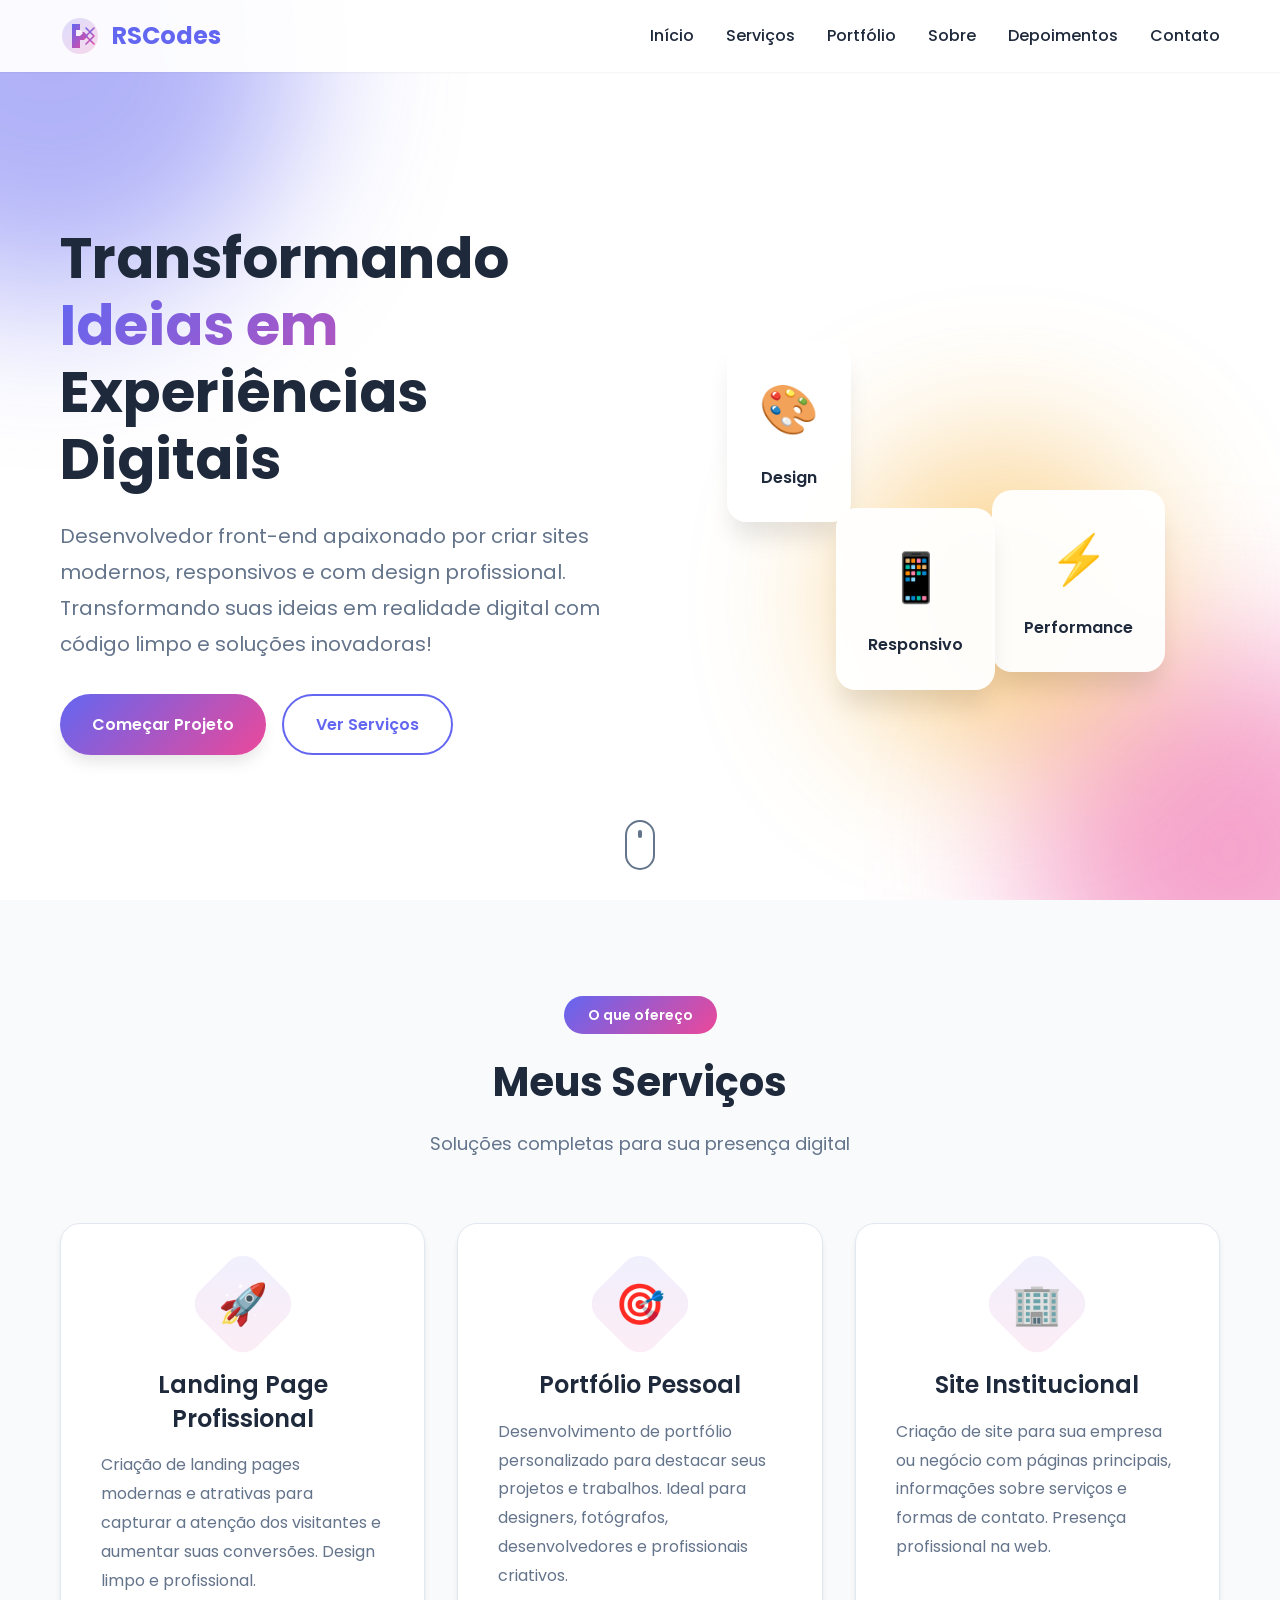
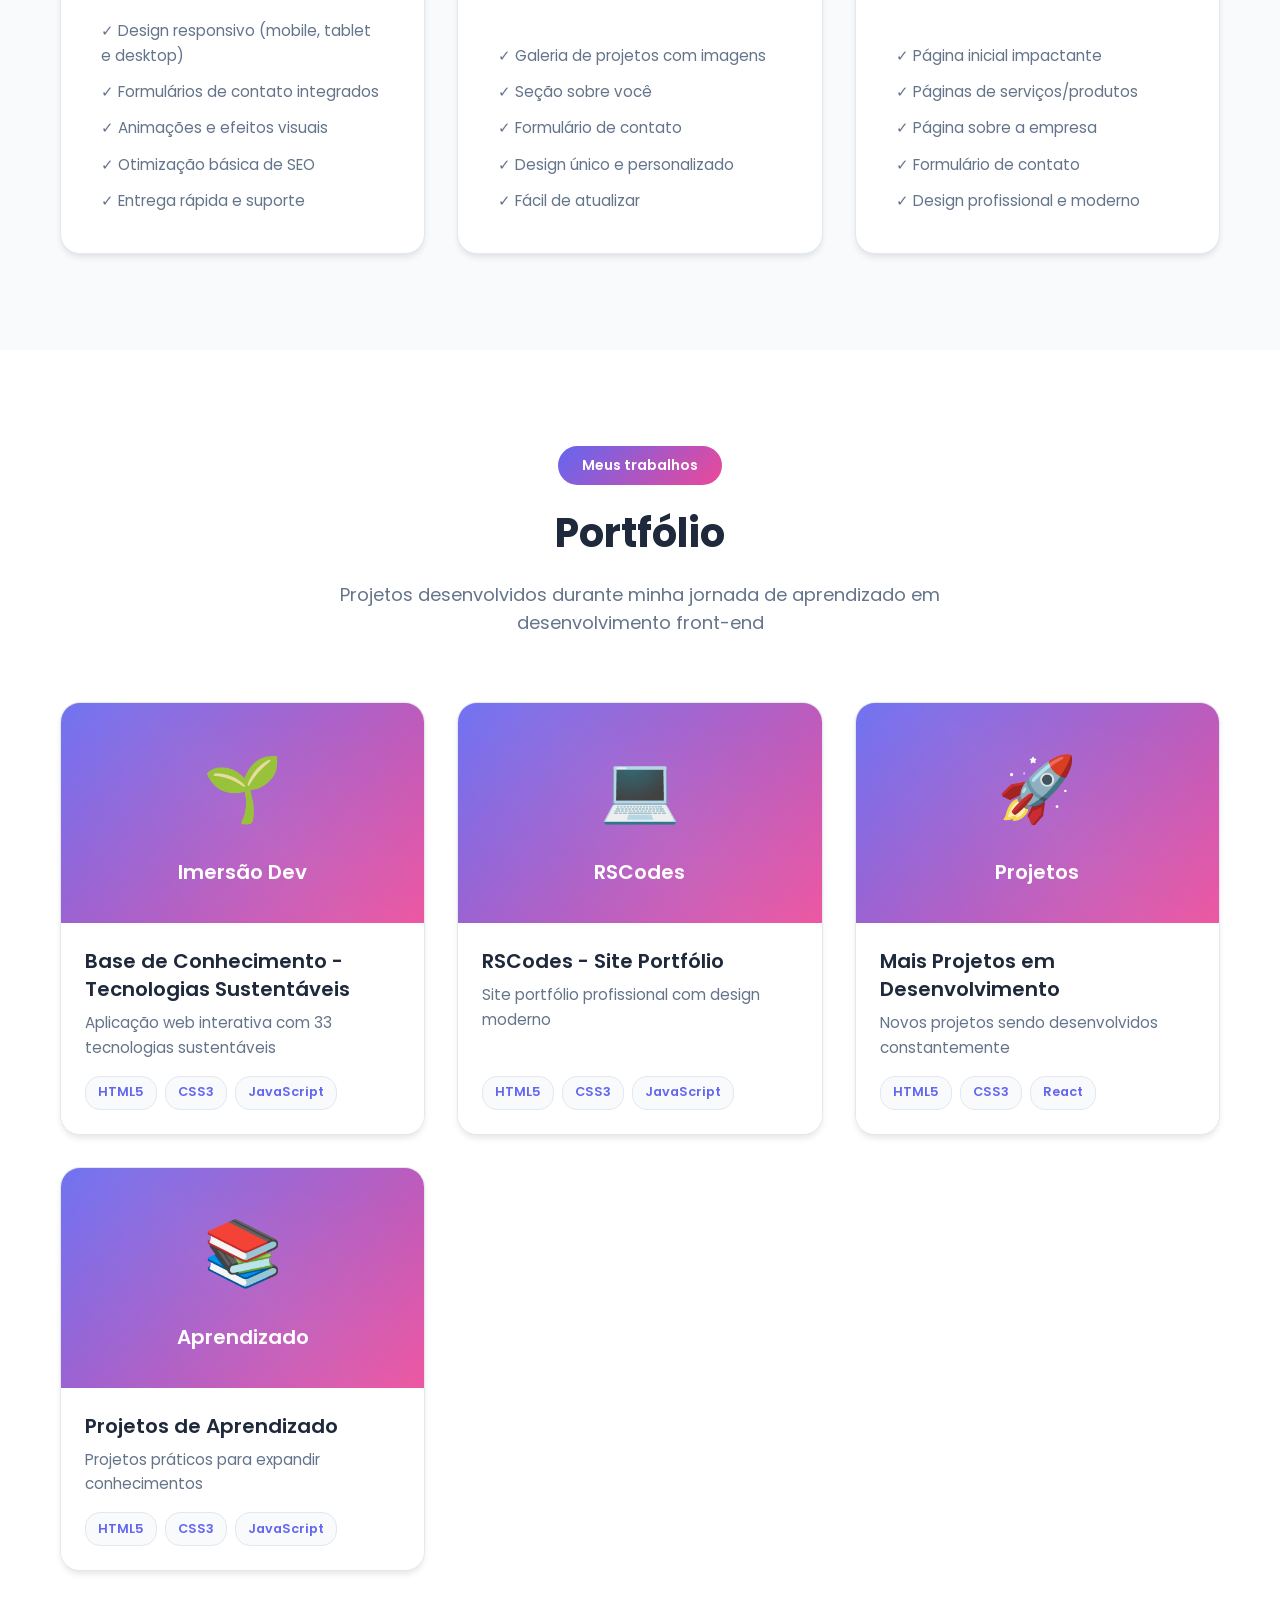
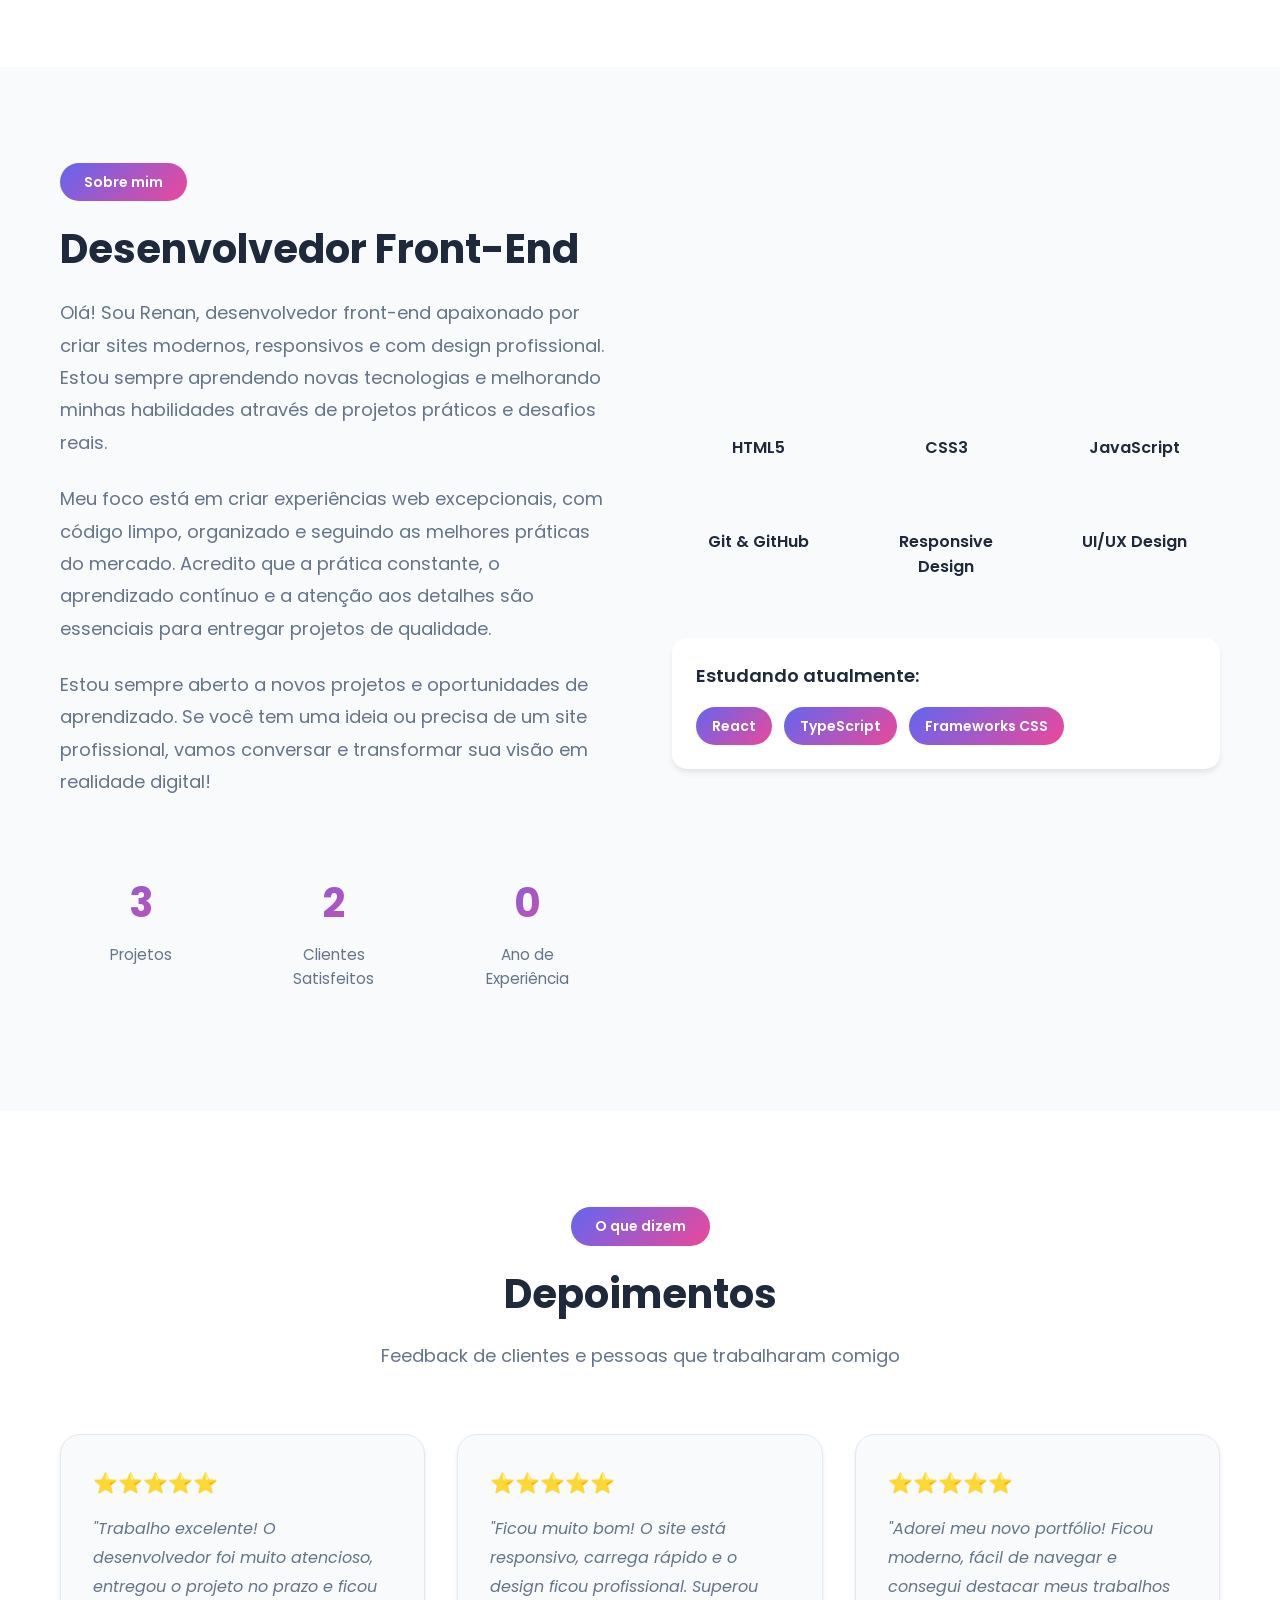
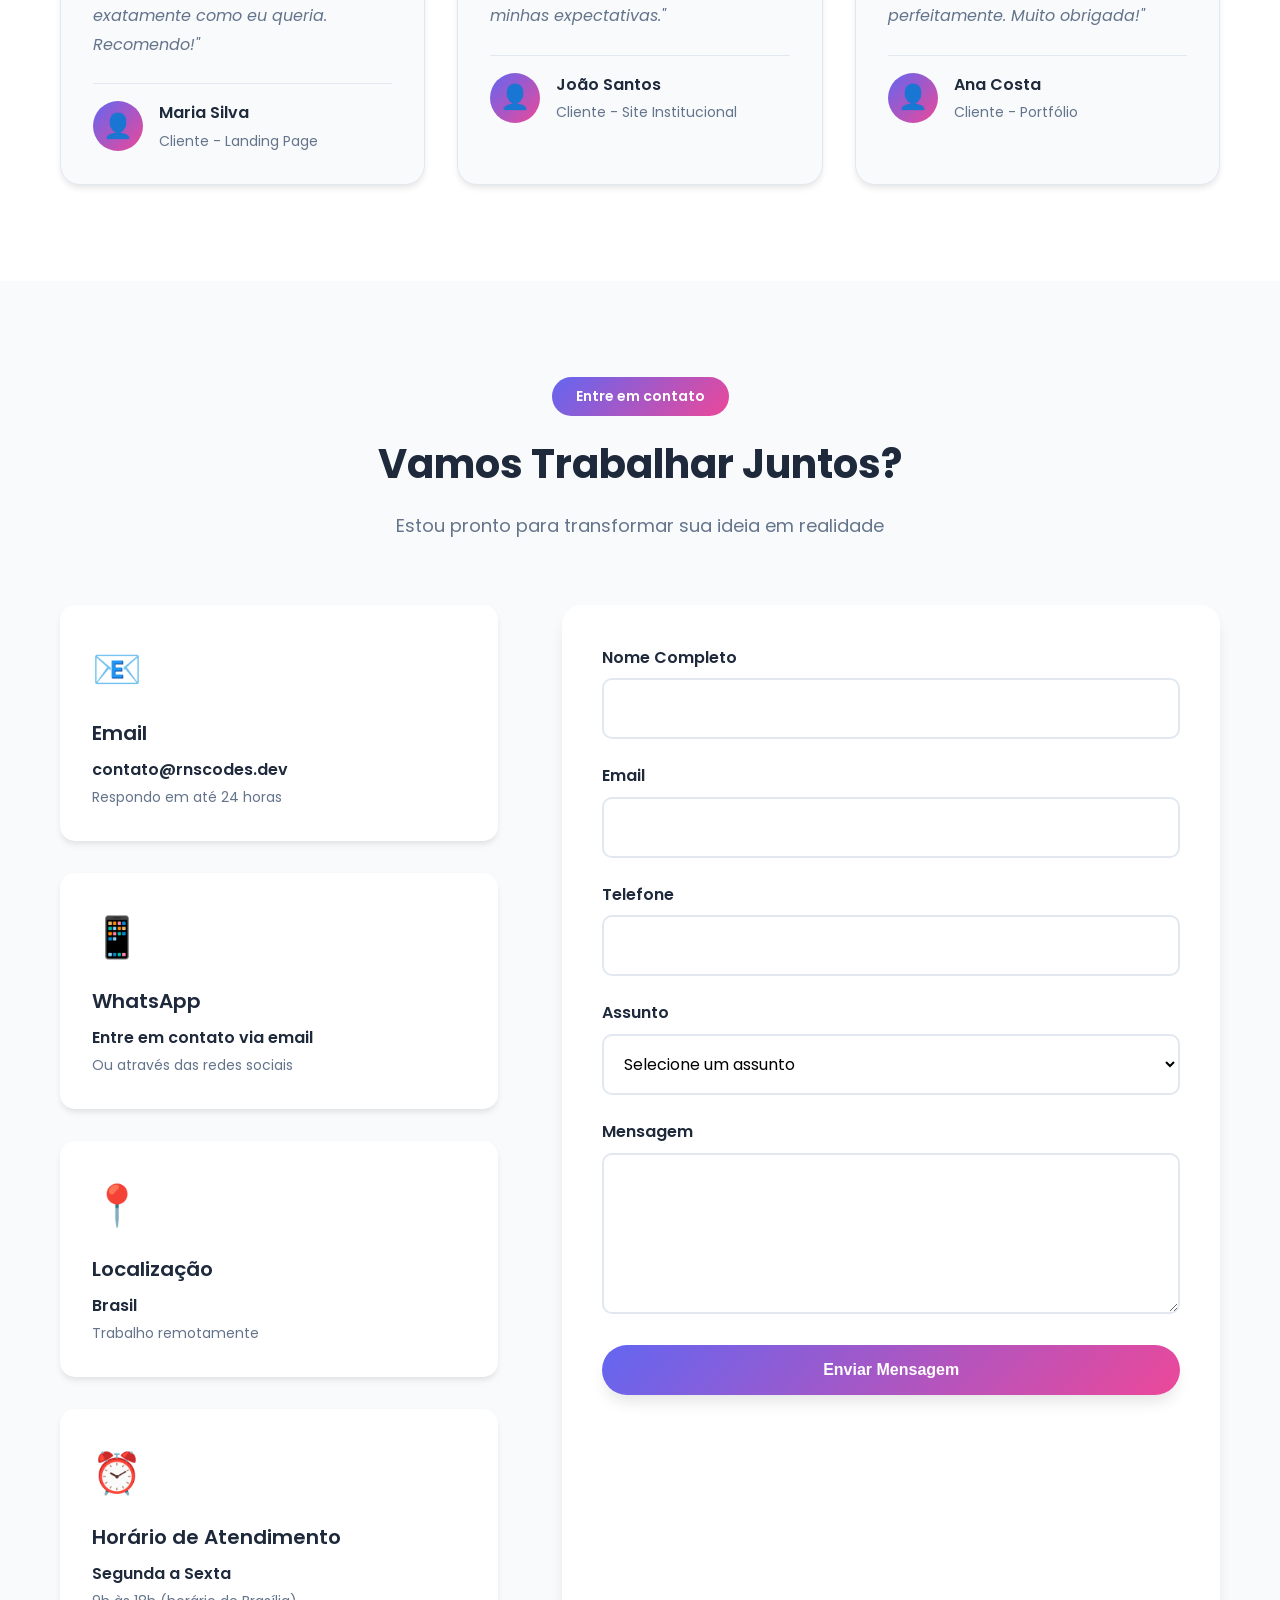
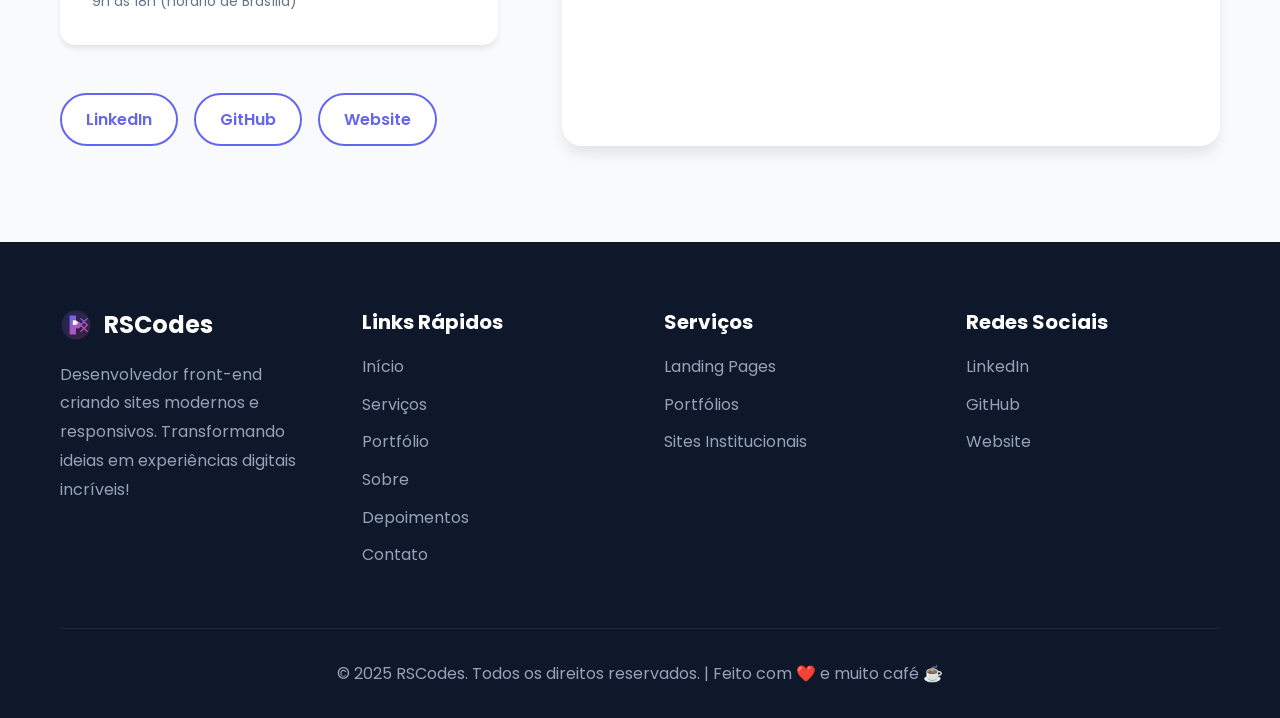
<file: RSCODE/index.html>
<!DOCTYPE html>
<html lang="pt-BR">
<head>
    <meta charset="UTF-8">
    <meta name="viewport" content="width=device-width, initial-scale=1.0">
    <!-- ⚠️ PERSONALIZAR: Ajuste o título e descrição para SEO -->
    <meta name="description" content="RSCodes - Desenvolvedor Front-End criando sites modernos, landing pages e portfólios profissionais. Soluções web responsivas e otimizadas.">
    <title>RSCodes | Desenvolvedor Front-End</title>
    <link rel="icon" type="image/svg+xml" href="favicon.svg">
    <link rel="stylesheet" href="style.css">
    <link rel="preconnect" href="https://fonts.googleapis.com">
    <link rel="preconnect" href="https://fonts.gstatic.com" crossorigin>
    <link href="https://fonts.googleapis.com/css2?family=Poppins:wght@300;400;600;700&display=swap" rel="stylesheet">
</head>
<body>
    <!-- Navegação -->
    <nav class="navbar" id="navbar">
        <div class="nav-container">
            <div class="logo">
                <svg class="logo-svg" width="40" height="40" viewBox="0 0 200 200" fill="none" xmlns="http://www.w3.org/2000/svg">
                    <defs>
                        <linearGradient id="navLogoGradient" x1="0%" y1="0%" x2="100%" y2="100%">
                            <stop offset="0%" style="stop-color:#6366f1;stop-opacity:1" />
                            <stop offset="100%" style="stop-color:#ec4899;stop-opacity:1" />
                        </linearGradient>
                    </defs>
                    <circle cx="100" cy="100" r="90" fill="url(#navLogoGradient)" opacity="0.2"/>
                    <path d="M 60 40 L 60 160 L 100 160 L 100 120 L 120 120 L 140 100 L 120 80 L 100 80 L 100 40 Z" fill="url(#navLogoGradient)"/>
                    <path d="M 80 100 L 100 100 L 115 85 L 100 70 L 80 70 Z" fill="white" opacity="0.9"/>
                    <path d="M 130 60 L 150 80 L 130 100 L 150 120 L 130 140" stroke="url(#navLogoGradient)" stroke-width="8" stroke-linecap="round" stroke-linejoin="round" fill="none"/>
                    <path d="M 170 60 L 150 80 L 170 100 L 150 120 L 170 140" stroke="url(#navLogoGradient)" stroke-width="8" stroke-linecap="round" stroke-linejoin="round" fill="none"/>
                </svg>
                <span class="logo-text">RSCodes</span>
            </div>
            <ul class="nav-menu" id="navMenu">
                <li><a href="#inicio" class="nav-link">Início</a></li>
                <li><a href="#servicos" class="nav-link">Serviços</a></li>
                <li><a href="#portfolio" class="nav-link">Portfólio</a></li>
                <li><a href="#sobre" class="nav-link">Sobre</a></li>
                <li><a href="#depoimentos" class="nav-link">Depoimentos</a></li>
                <li><a href="#contato" class="nav-link">Contato</a></li>
            </ul>
            <div class="hamburger" id="hamburger">
                <span></span>
                <span></span>
                <span></span>
            </div>
        </div>
    </nav>

    <!-- Hero Section -->
    <section class="hero" id="inicio">
        <div class="hero-background">
            <div class="gradient-orb orb-1"></div>
            <div class="gradient-orb orb-2"></div>
            <div class="gradient-orb orb-3"></div>
        </div>
        <div class="hero-content">
            <div class="hero-text">
                <!-- ⚠️ PERSONALIZAR: Ajuste o título e subtítulo se desejar -->
                <h1 class="hero-title">
                    <span class="title-line">Transformando</span>
                    <span class="title-line highlight">Ideias em</span>
                    <span class="title-line">Experiências Digitais</span>
                </h1>
                <p class="hero-subtitle">Desenvolvedor front-end apaixonado por criar sites modernos, responsivos e com design profissional. Transformando suas ideias em realidade digital com código limpo e soluções inovadoras!</p>
                <div class="hero-buttons">
                    <a href="#contato" class="btn btn-primary">Começar Projeto</a>
                    <a href="#servicos" class="btn btn-secondary">Ver Serviços</a>
                </div>
            </div>
            <div class="hero-visual">
                <div class="floating-card card-1">
                    <div class="card-icon">🎨</div>
                    <div class="card-text">Design</div>
                </div>
                <div class="floating-card card-2">
                    <div class="card-icon">⚡</div>
                    <div class="card-text">Performance</div>
                </div>
                <div class="floating-card card-3">
                    <div class="card-icon">📱</div>
                    <div class="card-text">Responsivo</div>
                </div>
            </div>
        </div>
        <div class="scroll-indicator">
            <div class="mouse"></div>
        </div>
    </section>

    <!-- Serviços -->
    <section class="servicos" id="servicos">
        <div class="container">
            <div class="section-header">
                <span class="section-tag">O que ofereço</span>
                <h2 class="section-title">Meus Serviços</h2>
                <p class="section-description">Soluções completas para sua presença digital</p>
            </div>
            
            <div class="cards-grid">
                <!-- ⚠️ PERSONALIZAR: Ajuste os serviços conforme suas ofertas -->
                <div class="service-card" data-aos="fade-up">
                    <div class="card-icon-wrapper">
                        <div class="card-icon-bg"></div>
                        <span class="card-icon-emoji">🚀</span>
                    </div>
                    <h3>Landing Page Profissional</h3>
                    <p>Criação de landing pages modernas e atrativas para capturar a atenção dos visitantes e aumentar suas conversões. Design limpo e profissional.</p>
                    <ul class="card-features">
                        <li>✓ Design responsivo (mobile, tablet e desktop)</li>
                        <li>✓ Formulários de contato integrados</li>
                        <li>✓ Animações e efeitos visuais</li>
                        <li>✓ Otimização básica de SEO</li>
                        <li>✓ Entrega rápida e suporte</li>
                    </ul>
                    <div class="card-hover-effect"></div>
                </div>

                <div class="service-card" data-aos="fade-up" data-aos-delay="100">
                    <div class="card-icon-wrapper">
                        <div class="card-icon-bg"></div>
                        <span class="card-icon-emoji">🎯</span>
                    </div>
                    <h3>Portfólio Pessoal</h3>
                    <p>Desenvolvimento de portfólio personalizado para destacar seus projetos e trabalhos. Ideal para designers, fotógrafos, desenvolvedores e profissionais criativos.</p>
                    <ul class="card-features">
                        <li>✓ Galeria de projetos com imagens</li>
                        <li>✓ Seção sobre você</li>
                        <li>✓ Formulário de contato</li>
                        <li>✓ Design único e personalizado</li>
                        <li>✓ Fácil de atualizar</li>
                    </ul>
                    <div class="card-hover-effect"></div>
                </div>

                <div class="service-card" data-aos="fade-up" data-aos-delay="200">
                    <div class="card-icon-wrapper">
                        <div class="card-icon-bg"></div>
                        <span class="card-icon-emoji">🏢</span>
                    </div>
                    <h3>Site Institucional</h3>
                    <p>Criação de site para sua empresa ou negócio com páginas principais, informações sobre serviços e formas de contato. Presença profissional na web.</p>
                    <ul class="card-features">
                        <li>✓ Página inicial impactante</li>
                        <li>✓ Páginas de serviços/produtos</li>
                        <li>✓ Página sobre a empresa</li>
                        <li>✓ Formulário de contato</li>
                        <li>✓ Design profissional e moderno</li>
                    </ul>
                    <div class="card-hover-effect"></div>
                </div>
            </div>
        </div>
    </section>

    <!-- Portfolio -->
    <section class="portfolio" id="portfolio">
        <div class="container">
            <div class="section-header">
                <span class="section-tag">Meus trabalhos</span>
                <h2 class="section-title">Portfólio</h2>
                <p class="section-description">Projetos desenvolvidos durante minha jornada de aprendizado em desenvolvimento front-end</p>
        </div>

            <div class="portfolio-grid">
                <div class="portfolio-item" data-aos="fade-up">
                    <div class="portfolio-image">
                        <div class="portfolio-placeholder">
                            <span class="placeholder-icon">🌱</span>
                            <p>Imersão Dev</p>
                        </div>
                        <div class="portfolio-overlay">
                            <h3>Base de Conhecimento - Tecnologias Sustentáveis</h3>
                            <p>Aplicação web interativa desenvolvida na Imersão Dev da Alura. Base de conhecimento sobre 33 tecnologias sustentáveis com busca inteligente, interface moderna e totalmente responsiva.</p>
                            <div class="portfolio-tech">
                                <span>HTML5</span>
                                <span>CSS3</span>
                                <span>JavaScript</span>
                                <span>JSON</span>
                                <span>Fetch API</span>
                            </div>
                            <div class="portfolio-links">
                                <a href="https://github.com/Renan-bsantos/Imers-o-Dev" class="portfolio-link" target="_blank" rel="noopener">
                                    <span>🔗</span> Ver Código
                                </a>
                                <a href="https://github.com/Renan-bsantos/Imers-o-Dev" class="portfolio-link portfolio-link-secondary" target="_blank" rel="noopener">
                                    <span>📂</span> GitHub
                                </a>
                            </div>
                        </div>
                    </div>
                    <div class="portfolio-content">
                        <h3>Base de Conhecimento - Tecnologias Sustentáveis</h3>
                        <p>Aplicação web interativa com 33 tecnologias sustentáveis</p>
                        <div class="portfolio-tech-preview">
                            <span>HTML5</span>
                            <span>CSS3</span>
                            <span>JavaScript</span>
                        </div>
                    </div>
                </div>

                <div class="portfolio-item" data-aos="fade-up" data-aos-delay="100">
                    <div class="portfolio-image">
                        <div class="portfolio-placeholder">
                            <span class="placeholder-icon">💻</span>
                            <p>RSCodes</p>
                        </div>
                        <div class="portfolio-overlay">
                            <h3>RSCodes - Site Portfólio</h3>
                            <p>Site portfólio profissional com design moderno, animações suaves, seções de serviços, projetos, depoimentos e formulário de contato totalmente funcional.</p>
                            <div class="portfolio-tech">
                                <span>HTML5</span>
                                <span>CSS3</span>
                                <span>JavaScript</span>
                                <span>SVG</span>
                                <span>Responsive</span>
                            </div>
                            <div class="portfolio-links">
                                <a href="https://github.com/Renan-bsantos" class="portfolio-link" target="_blank" rel="noopener">
                                    <span>🔗</span> Ver Código
                                </a>
                                <a href="https://github.com/Renan-bsantos" class="portfolio-link portfolio-link-secondary" target="_blank" rel="noopener">
                                    <span>📂</span> GitHub
                                </a>
                            </div>
                        </div>
                    </div>
                    <div class="portfolio-content">
                        <h3>RSCodes - Site Portfólio</h3>
                        <p>Site portfólio profissional com design moderno</p>
                        <div class="portfolio-tech-preview">
                            <span>HTML5</span>
                            <span>CSS3</span>
                            <span>JavaScript</span>
                        </div>
                    </div>
                </div>

                <div class="portfolio-item" data-aos="fade-up" data-aos-delay="200">
                    <div class="portfolio-image">
                        <div class="portfolio-placeholder">
                            <span class="placeholder-icon">🚀</span>
                            <p>Projetos</p>
                        </div>
                        <div class="portfolio-overlay">
                            <h3>Mais Projetos em Desenvolvimento</h3>
                            <p>Estou sempre trabalhando em novos projetos para expandir minhas habilidades e criar soluções inovadoras. Novos projetos serão adicionados em breve!</p>
                            <div class="portfolio-tech">
                                <span>HTML5</span>
                                <span>CSS3</span>
                                <span>JavaScript</span>
                                <span>React</span>
                            </div>
                            <div class="portfolio-links">
                                <a href="https://github.com/Renan-bsantos" class="portfolio-link" target="_blank" rel="noopener">
                                    <span>🔗</span> Ver GitHub
                                </a>
                                <a href="https://github.com/Renan-bsantos?tab=repositories" class="portfolio-link portfolio-link-secondary" target="_blank" rel="noopener">
                                    <span>📂</span> Repositórios
                                </a>
                            </div>
                        </div>
                    </div>
                    <div class="portfolio-content">
                        <h3>Mais Projetos em Desenvolvimento</h3>
                        <p>Novos projetos sendo desenvolvidos constantemente</p>
                        <div class="portfolio-tech-preview">
                            <span>HTML5</span>
                            <span>CSS3</span>
                            <span>React</span>
                        </div>
                    </div>
                </div>

                <div class="portfolio-item" data-aos="fade-up" data-aos-delay="300">
                    <div class="portfolio-image">
                        <div class="portfolio-placeholder">
                            <span class="placeholder-icon">📚</span>
                            <p>Aprendizado</p>
                        </div>
                        <div class="portfolio-overlay">
                            <h3>Projetos de Aprendizado</h3>
                            <p>Desenvolvendo projetos práticos para aprender novas tecnologias e melhorar minhas habilidades em front-end. Cada projeto é uma oportunidade de crescimento!</p>
                            <div class="portfolio-tech">
                                <span>HTML5</span>
                                <span>CSS3</span>
                                <span>JavaScript</span>
                                <span>Git</span>
                            </div>
                            <div class="portfolio-links">
                                <a href="https://github.com/Renan-bsantos" class="portfolio-link" target="_blank" rel="noopener">
                                    <span>🔗</span> Ver GitHub
                                </a>
                                <a href="https://www.linkedin.com/in/renanbnsantos/" class="portfolio-link portfolio-link-secondary" target="_blank" rel="noopener">
                                    <span>💼</span> LinkedIn
                                </a>
                            </div>
                        </div>
                    </div>
                    <div class="portfolio-content">
                        <h3>Projetos de Aprendizado</h3>
                        <p>Projetos práticos para expandir conhecimentos</p>
                        <div class="portfolio-tech-preview">
                            <span>HTML5</span>
                            <span>CSS3</span>
                            <span>JavaScript</span>
                        </div>
                    </div>
                </div>
            </div>
        </div>
    </section>

    <!-- Sobre -->
    <section class="sobre" id="sobre">
        <div class="container">
            <div class="sobre-content">
                <div class="sobre-text" data-aos="fade-right">
                    <span class="section-tag">Sobre mim</span>
                    <h2 class="section-title">Desenvolvedor Front-End</h2>
                    <p>Olá! Sou Renan, desenvolvedor front-end apaixonado por criar sites modernos, responsivos e com design profissional. Estou sempre aprendendo novas tecnologias e melhorando minhas habilidades através de projetos práticos e desafios reais.</p>
                    <p>Meu foco está em criar experiências web excepcionais, com código limpo, organizado e seguindo as melhores práticas do mercado. Acredito que a prática constante, o aprendizado contínuo e a atenção aos detalhes são essenciais para entregar projetos de qualidade.</p>
                    <p>Estou sempre aberto a novos projetos e oportunidades de aprendizado. Se você tem uma ideia ou precisa de um site profissional, vamos conversar e transformar sua visão em realidade digital!</p>
                    <!-- ⚠️ PERSONALIZAR: Ajuste os números conforme sua experiência real -->
                    <div class="stats-grid">
                        <div class="stat-item">
                            <div class="stat-number" data-target="10">0</div>
                            <div class="stat-label">Projetos</div>
                        </div>
                        <div class="stat-item">
                            <div class="stat-number" data-target="8">0</div>
                            <div class="stat-label">Clientes Satisfeitos</div>
                        </div>
                        <div class="stat-item">
                            <div class="stat-number" data-target="1">0</div>
                            <div class="stat-label">Ano de Experiência</div>
                        </div>
                    </div>
                </div>
                <!-- ⚠️ PERSONALIZAR: Ajuste as tecnologias conforme suas habilidades -->
                <div class="sobre-visual" data-aos="fade-left">
                    <div class="tech-stack">
                        <div class="tech-item">HTML5</div>
                        <div class="tech-item">CSS3</div>
                        <div class="tech-item">JavaScript</div>
                        <div class="tech-item">Git & GitHub</div>
                        <div class="tech-item">Responsive Design</div>
                        <div class="tech-item">UI/UX Design</div>
                    </div>
                    <div class="learning-section">
                        <h3>Estudando atualmente:</h3>
                        <div class="learning-items">
                            <span class="learning-badge">React</span>
                            <span class="learning-badge">TypeScript</span>
                            <span class="learning-badge">Frameworks CSS</span>
                        </div>
                    </div>
                </div>
            </div>
        </div>
    </section>

    <!-- Depoimentos -->
    <section class="depoimentos" id="depoimentos">
        <div class="container">
            <div class="section-header">
                <span class="section-tag">O que dizem</span>
                <h2 class="section-title">Depoimentos</h2>
                <p class="section-description">Feedback de clientes e pessoas que trabalharam comigo</p>
        </div>

            <!-- ⚠️ PERSONALIZAR: Substitua pelos depoimentos reais dos seus clientes quando tiver -->
            <div class="depoimentos-grid">
                <div class="depoimento-card" data-aos="fade-up">
                    <div class="depoimento-stars">⭐⭐⭐⭐⭐</div>
                    <p class="depoimento-text">"Trabalho excelente! O desenvolvedor foi muito atencioso, entregou o projeto no prazo e ficou exatamente como eu queria. Recomendo!"</p>
                    <div class="depoimento-author">
                        <div class="author-avatar">👤</div>
                        <div class="author-info">
                            <!-- ⚠️ ALTERAR: Nome real do cliente -->
                            <h4>Maria Silva</h4>
                            <!-- ⚠️ ALTERAR: Tipo de projeto realizado -->
                            <p>Cliente - Landing Page</p>
                        </div>
                    </div>
                </div>

                <div class="depoimento-card" data-aos="fade-up" data-aos-delay="100">
                    <div class="depoimento-stars">⭐⭐⭐⭐⭐</div>
                    <p class="depoimento-text">"Ficou muito bom! O site está responsivo, carrega rápido e o design ficou profissional. Superou minhas expectativas."</p>
                    <div class="depoimento-author">
                        <div class="author-avatar">👤</div>
                        <div class="author-info">
                            <!-- ⚠️ ALTERAR: Nome real do cliente -->
                            <h4>João Santos</h4>
                            <!-- ⚠️ ALTERAR: Tipo de projeto realizado -->
                            <p>Cliente - Site Institucional</p>
                        </div>
                    </div>
                </div>

                <div class="depoimento-card" data-aos="fade-up" data-aos-delay="200">
                    <div class="depoimento-stars">⭐⭐⭐⭐⭐</div>
                    <p class="depoimento-text">"Adorei meu novo portfólio! Ficou moderno, fácil de navegar e consegui destacar meus trabalhos perfeitamente. Muito obrigada!"</p>
                    <div class="depoimento-author">
                        <div class="author-avatar">👤</div>
                        <div class="author-info">
                            <!-- ⚠️ ALTERAR: Nome real do cliente -->
                            <h4>Ana Costa</h4>
                            <!-- ⚠️ ALTERAR: Tipo de projeto realizado -->
                            <p>Cliente - Portfólio</p>
                        </div>
                    </div>
                </div>
            </div>
        </div>
    </section>

    <!-- Contato -->
    <section class="contato" id="contato">
        <div class="container">
            <div class="section-header">
                <span class="section-tag">Entre em contato</span>
                <h2 class="section-title">Vamos Trabalhar Juntos?</h2>
                <p class="section-description">Estou pronto para transformar sua ideia em realidade</p>
            </div>

            <div class="contato-content">
                <!-- ⚠️⚠️⚠️ IMPORTANTE: SUBSTITUA TODOS OS DADOS ABAIXO PELOS SEUS DADOS REAIS ⚠️⚠️⚠️ -->
                <div class="contato-info" data-aos="fade-right">
                    <div class="info-card">
                        <div class="info-icon">📧</div>
                        <h3>Email</h3>
                        <p>contato@rnscodes.dev</p>
                        <small>Respondo em até 24 horas</small>
                    </div>
                    <div class="info-card">
                        <div class="info-icon">📱</div>
                        <h3>WhatsApp</h3>
                        <p>Entre em contato via email</p>
                        <small>Ou através das redes sociais</small>
                    </div>
                    <!-- ⚠️ ALTERAR: Coloque sua cidade/estado ou mantenha "Brasil" -->
                    <div class="info-card">
                        <div class="info-icon">📍</div>
                        <h3>Localização</h3>
                        <p>Brasil</p>
                        <small>Trabalho remotamente</small>
                    </div>
                    <!-- ⚠️ ALTERAR: Ajuste o horário conforme sua disponibilidade -->
                    <div class="info-card">
                        <div class="info-icon">⏰</div>
                        <h3>Horário de Atendimento</h3>
                        <p>Segunda a Sexta</p>
                        <small>9h às 18h (horário de Brasília)</small>
                    </div>
                    <!-- ⚠️ ALTERAR: Coloque os links reais das suas redes sociais -->
                    <div class="social-links">
                        <a href="https://www.linkedin.com/in/renanbnsantos/" class="social-link" target="_blank" rel="noopener" aria-label="LinkedIn">LinkedIn</a>
                        <a href="https://github.com/Renan-bsantos" class="social-link" target="_blank" rel="noopener" aria-label="GitHub">GitHub</a>
                        <a href="https://rnscodes.dev" class="social-link" target="_blank" rel="noopener" aria-label="Website">Website</a>
                    </div>
                </div>

                <form class="contato-form" id="contatoForm" data-aos="fade-left">
                    <div class="form-group">
                        <label for="nome">Nome Completo</label>
                        <input type="text" id="nome" name="nome" required>
                        <span class="input-focus"></span>
                    </div>
                    <div class="form-group">
                        <label for="email">Email</label>
                        <input type="email" id="email" name="email" required>
                        <span class="input-focus"></span>
                    </div>
                    <div class="form-group">
                        <label for="telefone">Telefone</label>
                        <input type="tel" id="telefone" name="telefone">
                        <span class="input-focus"></span>
                    </div>
                    <div class="form-group">
                        <label for="assunto">Assunto</label>
                        <select id="assunto" name="assunto" required>
                            <option value="">Selecione um assunto</option>
                            <option value="landing-page">Landing Page</option>
                            <option value="portfolio">Portfólio</option>
                            <option value="site-institucional">Site Institucional</option>
                            <option value="outro">Outro</option>
                        </select>
                        <span class="input-focus"></span>
                    </div>
                    <div class="form-group">
                        <label for="mensagem">Mensagem</label>
                        <textarea id="mensagem" name="mensagem" rows="5" required></textarea>
                        <span class="input-focus"></span>
                    </div>
                    <button type="submit" class="btn btn-primary btn-submit">
                        <span>Enviar Mensagem</span>
                        <div class="btn-loader"></div>
                    </button>
                    <div class="form-message" id="formMessage"></div>
                </form>
            </div>
        </div>
    </section>

    <!-- Footer -->
    <footer class="footer">
        <div class="container">
            <div class="footer-content">
                <div class="footer-section">
                    <div class="footer-logo">
                        <svg class="logo-svg" width="32" height="32" viewBox="0 0 200 200" fill="none" xmlns="http://www.w3.org/2000/svg">
                            <defs>
                                <linearGradient id="footerLogoGradient" x1="0%" y1="0%" x2="100%" y2="100%">
                                    <stop offset="0%" style="stop-color:#6366f1;stop-opacity:1" />
                                    <stop offset="100%" style="stop-color:#ec4899;stop-opacity:1" />
                                </linearGradient>
                            </defs>
                            <circle cx="100" cy="100" r="90" fill="url(#footerLogoGradient)" opacity="0.2"/>
                            <path d="M 60 40 L 60 160 L 100 160 L 100 120 L 120 120 L 140 100 L 120 80 L 100 80 L 100 40 Z" fill="url(#footerLogoGradient)"/>
                            <path d="M 80 100 L 100 100 L 115 85 L 100 70 L 80 70 Z" fill="white" opacity="0.9"/>
                            <path d="M 130 60 L 150 80 L 130 100 L 150 120 L 130 140" stroke="url(#footerLogoGradient)" stroke-width="8" stroke-linecap="round" stroke-linejoin="round" fill="none"/>
                            <path d="M 170 60 L 150 80 L 170 100 L 150 120 L 170 140" stroke="url(#footerLogoGradient)" stroke-width="8" stroke-linecap="round" stroke-linejoin="round" fill="none"/>
                        </svg>
                        <span class="logo-text">RSCodes</span>
                    </div>
                    <p>Desenvolvedor front-end criando sites modernos e responsivos. Transformando ideias em experiências digitais incríveis!</p>
                </div>
                <div class="footer-section">
                    <h4>Links Rápidos</h4>
                    <ul>
                        <li><a href="#inicio">Início</a></li>
                        <li><a href="#servicos">Serviços</a></li>
                        <li><a href="#portfolio">Portfólio</a></li>
                        <li><a href="#sobre">Sobre</a></li>
                        <li><a href="#depoimentos">Depoimentos</a></li>
                        <li><a href="#contato">Contato</a></li>
                    </ul>
                </div>
                <div class="footer-section">
                    <h4>Serviços</h4>
                    <ul>
                        <li><a href="#servicos">Landing Pages</a></li>
                        <li><a href="#servicos">Portfólios</a></li>
                        <li><a href="#servicos">Sites Institucionais</a></li>
                    </ul>
                </div>
                <!-- ⚠️ ALTERAR: Coloque os links reais das suas redes sociais -->
                <div class="footer-section">
                    <h4>Redes Sociais</h4>
                    <ul>
                        <li><a href="https://www.linkedin.com/in/renanbnsantos/" target="_blank" rel="noopener">LinkedIn</a></li>
                        <li><a href="https://github.com/Renan-bsantos" target="_blank" rel="noopener">GitHub</a></li>
                        <li><a href="https://rnscodes.dev" target="_blank" rel="noopener">Website</a></li>
                    </ul>
                </div>
            </div>
            <div class="footer-bottom">
                <p>&copy; 2025 RSCodes. Todos os direitos reservados. | Feito com ❤️ e muito café ☕</p>
            </div>
        </div>
    </footer>

    <script src="script.js"></script>
    
    <!-- 
    ╔══════════════════════════════════════════════════════════╗
    ║                                                          ║
    ║   ✨ RSCodes Portfolio - Made with Love & Coffee ☕     ║
    ║                                                          ║
    ║   🎨 Design: Modern & Professional                      ║
    ║   💻 Code: Clean & Optimized                            ║
    ║   🚀 Performance: Fast & Smooth                         ║
    ║   💫 Animations: Sweet & Interactive                     ║
    ║                                                          ║
    ║   Developed by: Renan Santos                            ║
    ║   Year: 2025                                             ║
    ║                                                          ║
    ║   💚 Thanks for visiting!                               ║
    ║                                                          ║
    ╚══════════════════════════════════════════════════════════╝
    -->
</body>
</html>
</file>
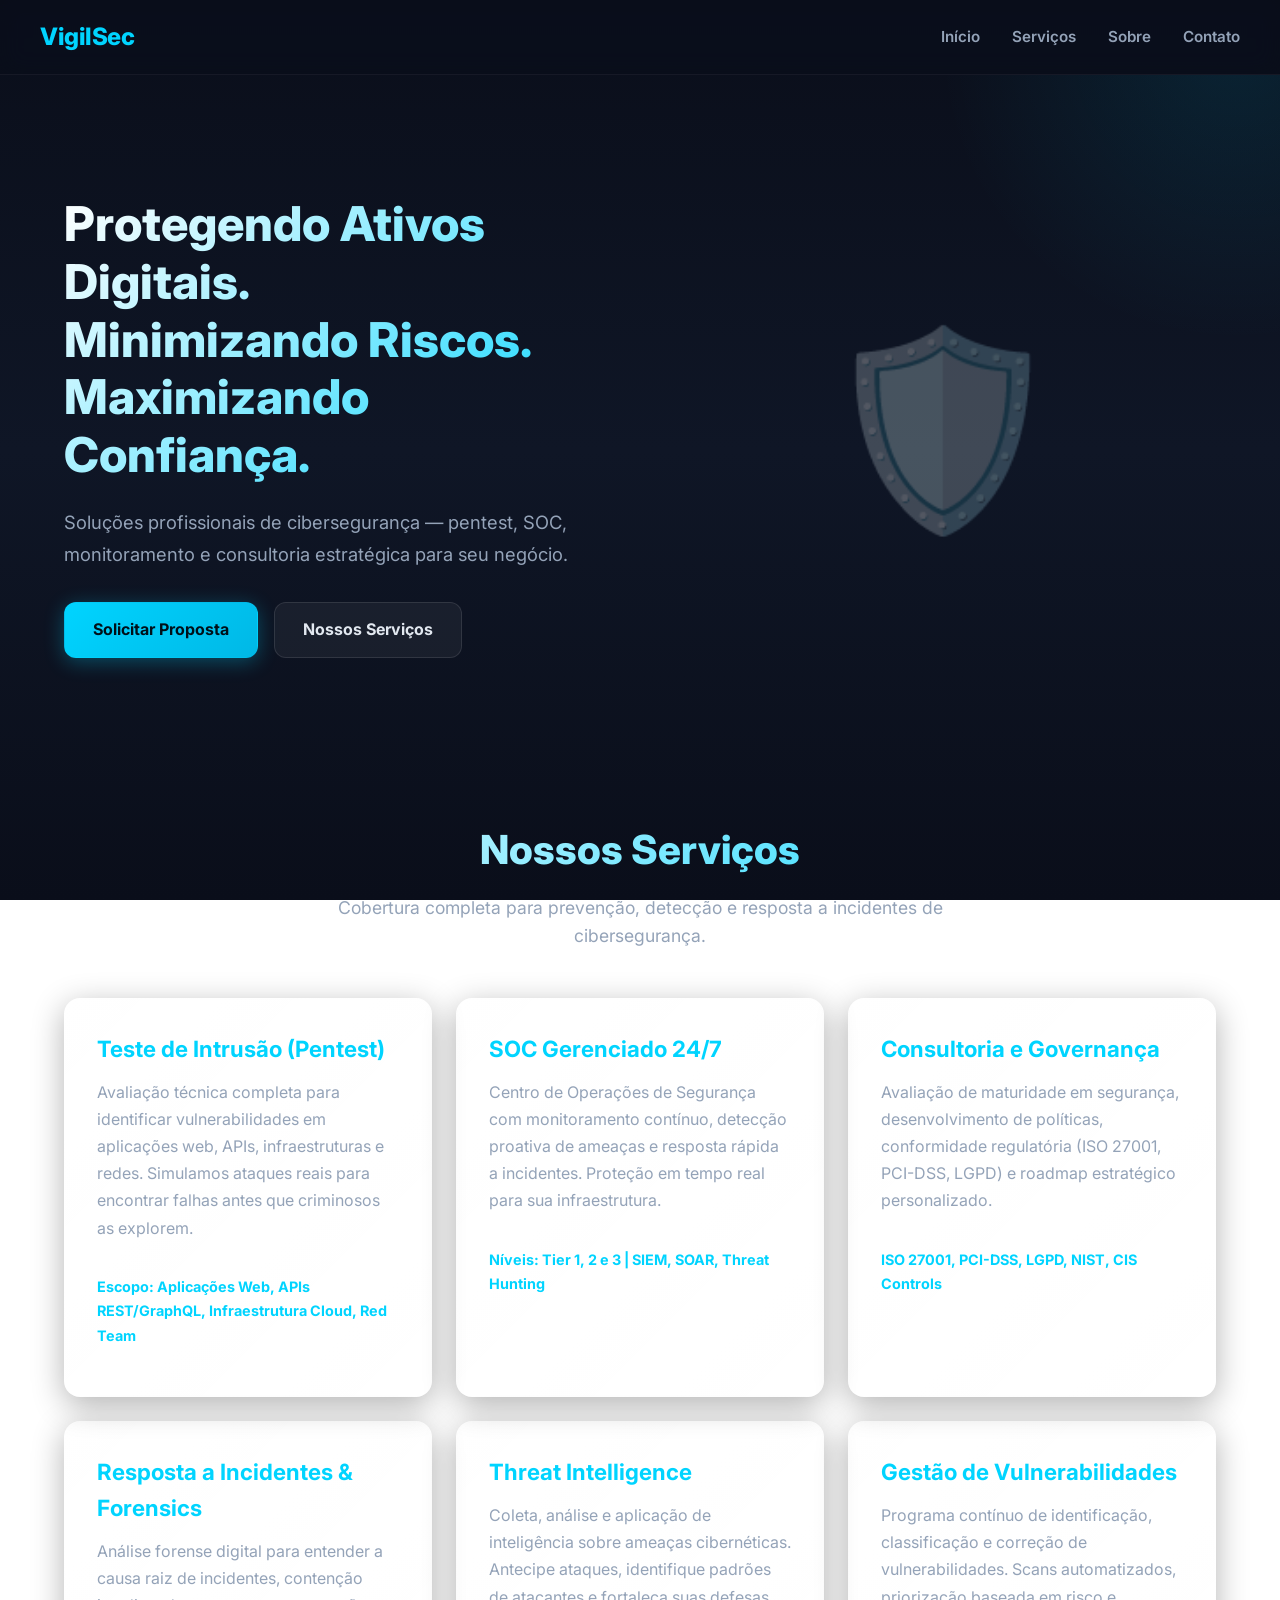
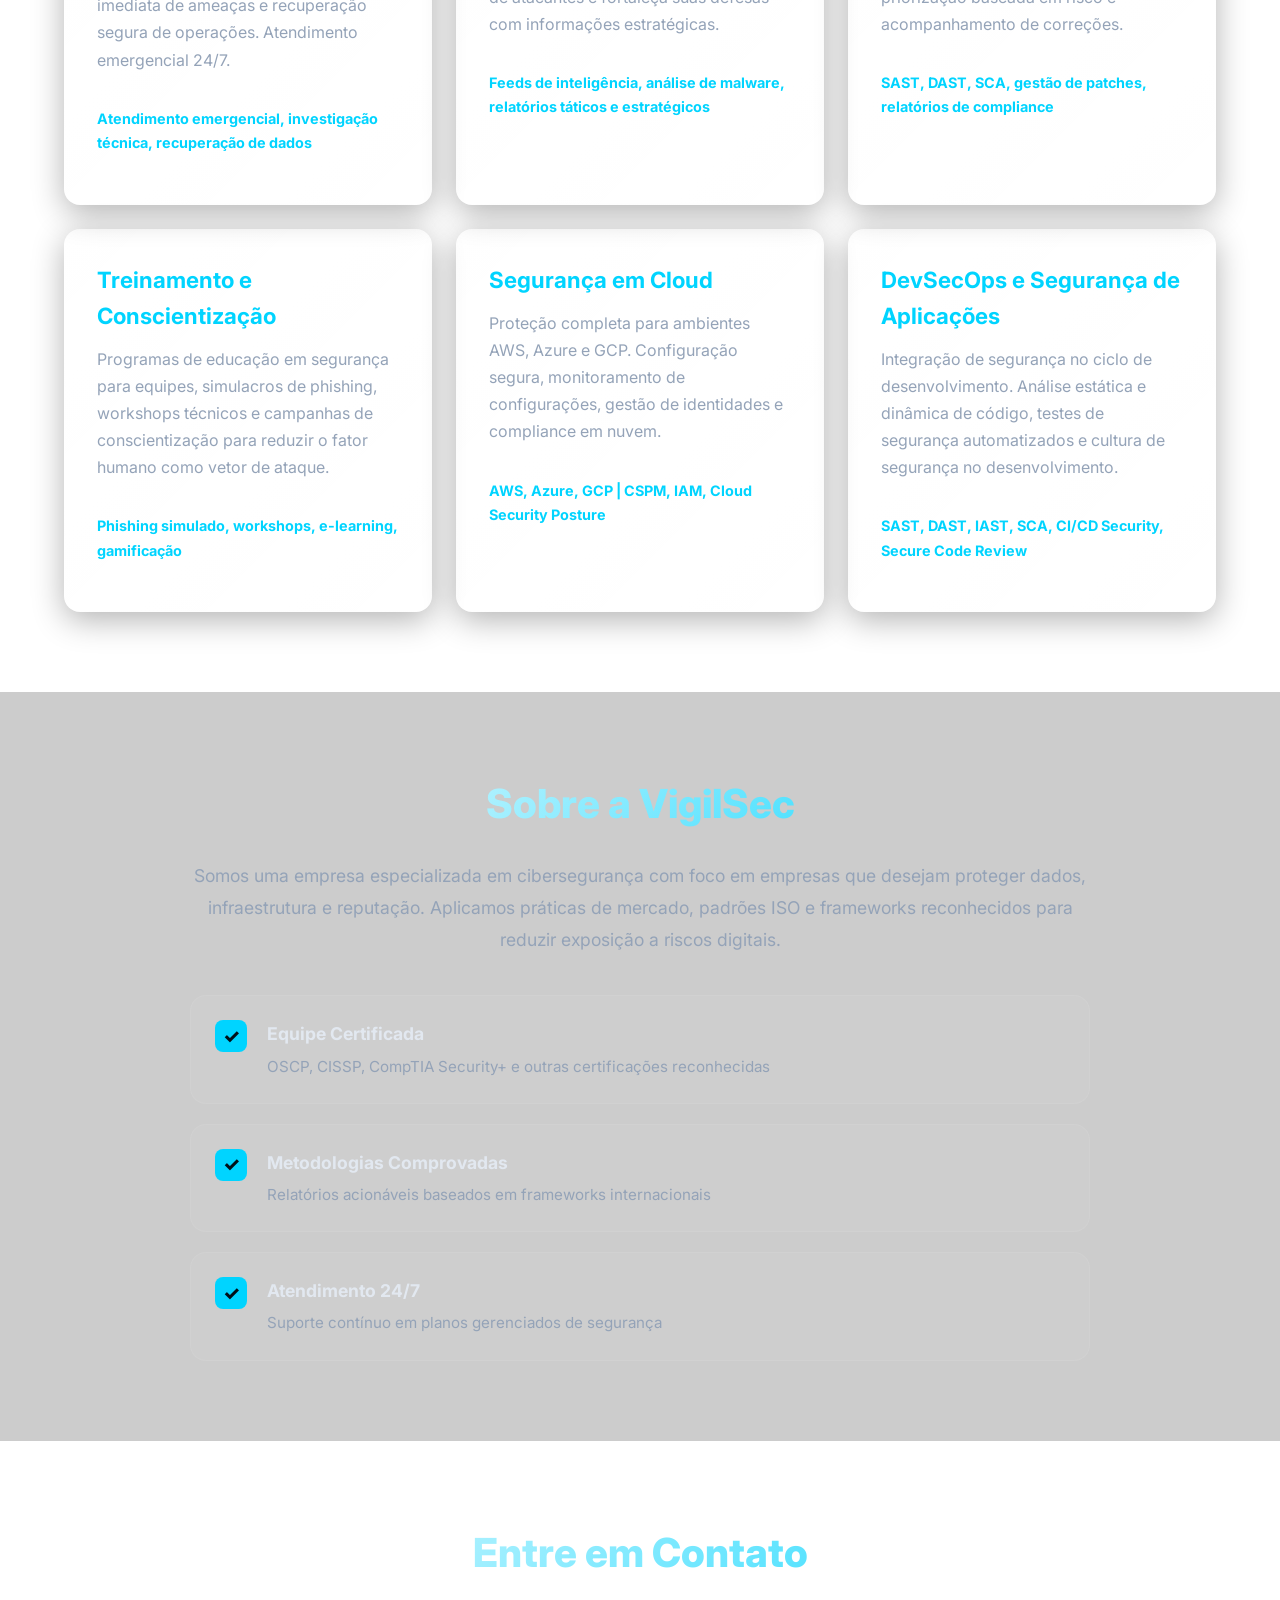
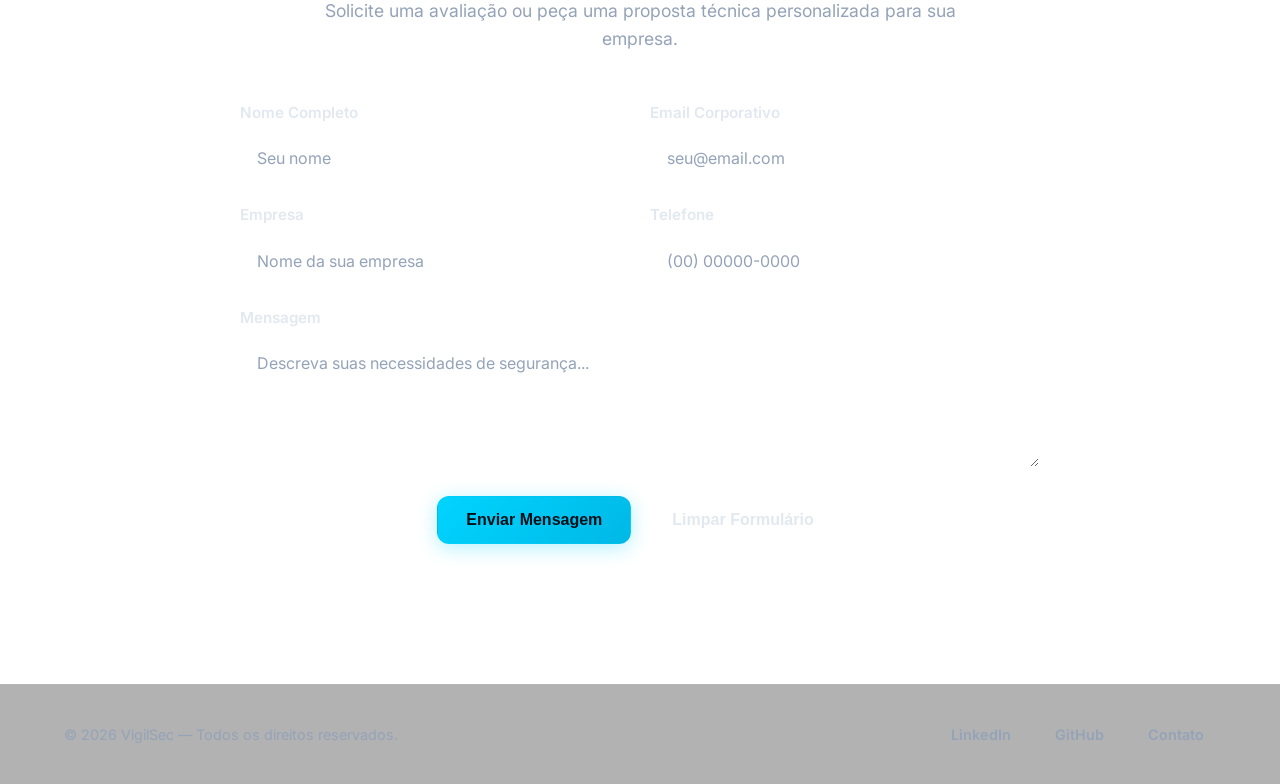
<file: VigilSec/index.html>
<!DOCTYPE html>
<html lang="pt-BR">
<head>
    <meta charset="UTF-8">
    <meta name="viewport" content="width=device-width, initial-scale=1.0">
    <meta name="description" content="VigilSec - Soluções profissionais de cibersegurança. Protegendo ativos digitais com pentest, SOC, monitoramento e consultoria estratégica.">
    <title>VigilSec - Cibersegurança Profissional</title>
    <link rel="stylesheet" href="style.css">
    <link rel="preconnect" href="https://fonts.googleapis.com">
    <link rel="preconnect" href="https://fonts.gstatic.com" crossorigin>
    <link href="https://fonts.googleapis.com/css2?family=Inter:wght@400;500;600;700;800&display=swap" rel="stylesheet">
</head>
<body>
    <header class="header">
        <div class="container header-inner">
            <a class="brand" href="#home">VigilSec</a>
            <nav class="nav" id="nav">
                <a href="#home">Início</a>
                <a href="#services">Serviços</a>
                <a href="#about">Sobre</a>
                <a href="#contact">Contato</a>
            </nav>
            <button id="menuBtn" class="menu-btn" aria-label="Abrir menu">☰</button>
        </div>
    </header>

    <main>
        <section id="home" class="hero">
            <div class="container hero-inner">
                <div class="hero-content">
                    <h1>Protegendo Ativos Digitais.<br>Minimizando Riscos.<br>Maximizando Confiança.</h1>
                    <p class="lead">Soluções profissionais de cibersegurança — pentest, SOC, monitoramento e consultoria estratégica para seu negócio.</p>
                    <div class="cta">
                        <a class="btn primary" href="#contact">Solicitar Proposta</a>
                        <a class="btn ghost" href="#services">Nossos Serviços</a>
                    </div>
                </div>
                <div class="hero-visual">
                    <div class="security-icon">🛡️</div>
                </div>
            </div>
        </section>

        <section id="services" class="services">
            <div class="container">
                <div class="section-header">
                    <h2>Nossos Serviços</h2>
                    <p class="subtitle">Cobertura completa para prevenção, detecção e resposta a incidentes de cibersegurança.</p>
                </div>
                <div id="servicesGrid" class="grid"></div>
            </div>
        </section>

        <section id="about" class="about">
            <div class="container">
                <div class="about-content">
                    <h2>Sobre a VigilSec</h2>
                    <p class="about-text">Somos uma empresa especializada em cibersegurança com foco em empresas que desejam proteger dados, infraestrutura e reputação. Aplicamos práticas de mercado, padrões ISO e frameworks reconhecidos para reduzir exposição a riscos digitais.</p>
                    <ul class="bullets">
                        <li>
                            <span class="icon">✓</span>
                            <div>
                                <strong>Equipe Certificada</strong>
                                <p>OSCP, CISSP, CompTIA Security+ e outras certificações reconhecidas</p>
                            </div>
                        </li>
                        <li>
                            <span class="icon">✓</span>
                            <div>
                                <strong>Metodologias Comprovadas</strong>
                                <p>Relatórios acionáveis baseados em frameworks internacionais</p>
                            </div>
                        </li>
                        <li>
                            <span class="icon">✓</span>
                            <div>
                                <strong>Atendimento 24/7</strong>
                                <p>Suporte contínuo em planos gerenciados de segurança</p>
                            </div>
                        </li>
                    </ul>
                </div>
            </div>
        </section>

        <section id="contact" class="contact">
            <div class="container">
                <div class="section-header">
                    <h2>Entre em Contato</h2>
                    <p class="subtitle">Solicite uma avaliação ou peça uma proposta técnica personalizada para sua empresa.</p>
                </div>
                <form id="contactForm" class="contact-form">
                    <label>
                        <span>Nome Completo</span>
                        <input type="text" name="name" required placeholder="Seu nome" />
                    </label>
                    <label>
                        <span>Email Corporativo</span>
                        <input type="email" name="email" required placeholder="seu@email.com" />
                    </label>
                    <label>
                        <span>Empresa</span>
                        <input type="text" name="company" placeholder="Nome da sua empresa" />
                    </label>
                    <label>
                        <span>Telefone</span>
                        <input type="tel" name="phone" placeholder="(00) 00000-0000" />
                    </label>
                    <label class="full-width">
                        <span>Mensagem</span>
                        <textarea name="message" rows="5" required placeholder="Descreva suas necessidades de segurança..."></textarea>
                    </label>
                    <div class="form-actions">
                        <button type="submit" class="btn primary">Enviar Mensagem</button>
                        <button type="reset" class="btn ghost">Limpar Formulário</button>
                    </div>
                </form>
                <div id="formMessage" class="form-message" aria-live="polite"></div>
            </div>
        </section>
    </main>

    <footer class="footer">
        <div class="container footer-inner">
            <p>© <span id="year"></span> VigilSec — Todos os direitos reservados.</p>
            <div class="socials">
                <a href="#" aria-label="LinkedIn">LinkedIn</a>
                <a href="#" aria-label="GitHub">GitHub</a>
                <a href="#" aria-label="Email">Contato</a>
            </div>
        </div>
    </footer>

    <script src="script.js"></script>
</body>
</html>
</file>
<file: RSCODE/style.css>
/* ===== RESET & VARIABLES ===== */
:root {
    --primary-color: #6366f1;
    --primary-dark: #4f46e5;
    --primary-light: #818cf8;
    --secondary-color: #ec4899;
    --accent-color: #f59e0b;
    --dark-bg: #0f172a;
    --dark-secondary: #1e293b;
    --text-primary: #1e293b;
    --text-secondary: #64748b;
    --text-light: #94a3b8;
    --white: #ffffff;
    --gray-light: #f8fafc;
    --gray-border: #e2e8f0;
    --success: #10b981;
    --error: #ef4444;
    --shadow-sm: 0 1px 2px 0 rgba(0, 0, 0, 0.05);
    --shadow-md: 0 4px 6px -1px rgba(0, 0, 0, 0.1);
    --shadow-lg: 0 10px 15px -3px rgba(0, 0, 0, 0.1);
    --shadow-xl: 0 20px 25px -5px rgba(0, 0, 0, 0.1);
    --gradient-primary: linear-gradient(135deg, #6366f1 0%, #ec4899 100%);
    --gradient-secondary: linear-gradient(135deg, #667eea 0%, #764ba2 100%);
}

* {
    margin: 0;
    padding: 0;
    box-sizing: border-box;
}

html {
    scroll-behavior: smooth;
}

body {
    font-family: 'Poppins', -apple-system, BlinkMacSystemFont, 'Segoe UI', sans-serif;
    color: var(--text-primary);
    background: var(--white);
    line-height: 1.6;
    overflow-x: hidden;
}

.container {
    max-width: 1200px;
    margin: 0 auto;
    padding: 0 20px;
}

/* ===== NAVIGATION ===== */
.navbar {
    position: fixed;
    top: 0;
    left: 0;
    right: 0;
    background: rgba(255, 255, 255, 0.95);
    backdrop-filter: blur(10px);
    box-shadow: var(--shadow-sm);
    z-index: 1000;
    transition: all 0.3s ease;
}

.navbar.scrolled {
    box-shadow: var(--shadow-md);
}

.nav-container {
    max-width: 1200px;
    margin: 0 auto;
    padding: 1rem 20px;
    display: flex;
    justify-content: space-between;
    align-items: center;
}

.logo {
    display: flex;
    align-items: center;
    gap: 0.75rem;
    font-size: 1.5rem;
    font-weight: 700;
    color: var(--primary-color);
    text-decoration: none;
}

.logo-svg {
    width: 40px;
    height: 40px;
    flex-shrink: 0;
    transition: transform 0.3s ease;
}

.logo:hover .logo-svg {
    transform: rotate(5deg) scale(1.05);
}

.logo-icon {
    font-size: 2rem;
}

.nav-menu {
    display: flex;
    list-style: none;
    gap: 2rem;
}

.nav-link {
    color: var(--text-primary);
    text-decoration: none;
    font-weight: 500;
    position: relative;
    transition: color 0.3s ease;
}

.nav-link::after {
    content: '';
    position: absolute;
    bottom: -5px;
    left: 0;
    width: 0;
    height: 2px;
    background: var(--gradient-primary);
    transition: width 0.3s ease;
}

.nav-link:hover {
    color: var(--primary-color);
}

.nav-link:hover::after {
    width: 100%;
}

.hamburger {
    display: none;
    flex-direction: column;
    cursor: pointer;
    gap: 5px;
}

.hamburger span {
    width: 25px;
    height: 3px;
    background: var(--text-primary);
    border-radius: 3px;
    transition: all 0.3s ease;
}

/* ===== HERO SECTION ===== */
.hero {
    min-height: 100vh;
    display: flex;
    align-items: center;
    position: relative;
    overflow: hidden;
    padding-top: 80px;
}

.hero-background {
    position: absolute;
    top: 0;
    left: 0;
    right: 0;
    bottom: 0;
    z-index: 0;
    overflow: hidden;
}

.gradient-orb {
    position: absolute;
    border-radius: 50%;
    filter: blur(80px);
    opacity: 0.5;
    animation: float 20s infinite ease-in-out;
}

.orb-1 {
    width: 500px;
    height: 500px;
    background: var(--primary-color);
    top: -200px;
    left: -200px;
    animation-delay: 0s;
}

.orb-2 {
    width: 400px;
    height: 400px;
    background: var(--secondary-color);
    bottom: -150px;
    right: -150px;
    animation-delay: 5s;
}

.orb-3 {
    width: 300px;
    height: 300px;
    background: var(--accent-color);
    top: 50%;
    right: 10%;
    animation-delay: 10s;
}

@keyframes float {
    0%, 100% { transform: translate(0, 0) scale(1); }
    33% { transform: translate(50px, -50px) scale(1.1); }
    66% { transform: translate(-30px, 30px) scale(0.9); }
}

.hero-content {
    max-width: 1200px;
    margin: 0 auto;
    padding: 0 20px;
    display: grid;
    grid-template-columns: 1fr 1fr;
    gap: 4rem;
    align-items: center;
    position: relative;
    z-index: 1;
}

.hero-text {
    animation: fadeInUp 1s ease;
}

.hero-title {
    font-size: 3.5rem;
    font-weight: 700;
    line-height: 1.2;
    margin-bottom: 1.5rem;
}

.title-line {
    display: block;
}

.title-line.highlight {
    background: var(--gradient-primary);
    -webkit-background-clip: text;
    -webkit-text-fill-color: transparent;
    background-clip: text;
}

.hero-subtitle {
    font-size: 1.25rem;
    color: var(--text-secondary);
    margin-bottom: 2rem;
    line-height: 1.8;
}

.hero-buttons {
    display: flex;
    gap: 1rem;
    flex-wrap: wrap;
}

.btn {
    padding: 1rem 2rem;
    border-radius: 50px;
    text-decoration: none;
    font-weight: 600;
    transition: all 0.3s ease;
    display: inline-flex;
    align-items: center;
    justify-content: center;
    position: relative;
    overflow: hidden;
    border: none;
    cursor: pointer;
    font-size: 1rem;
}

.btn-primary {
    background: var(--gradient-primary);
    color: var(--white);
    box-shadow: var(--shadow-lg);
}

.btn-primary:hover {
    transform: translateY(-2px);
    box-shadow: var(--shadow-xl);
}

.btn-secondary {
    background: var(--white);
    color: var(--primary-color);
    border: 2px solid var(--primary-color);
}

.btn-secondary:hover {
    background: var(--primary-color);
    color: var(--white);
    transform: translateY(-2px);
}

.hero-visual {
    position: relative;
    height: 500px;
    animation: fadeInRight 1s ease;
}

.floating-card {
    position: absolute;
    background: rgba(255, 255, 255, 0.95);
    backdrop-filter: blur(10px);
    padding: 2rem;
    border-radius: 20px;
    box-shadow: var(--shadow-xl);
    display: flex;
    flex-direction: column;
    align-items: center;
    gap: 1rem;
    animation: floatCard 6s infinite ease-in-out;
}

.card-1 {
    top: 20%;
    left: 10%;
    animation-delay: 0s;
}

.card-2 {
    top: 50%;
    right: 10%;
    animation-delay: 2s;
}

.card-3 {
    bottom: 10%;
    left: 30%;
    animation-delay: 4s;
}

.card-icon {
    font-size: 3rem;
}

.card-text {
    font-weight: 600;
    color: var(--text-primary);
}

@keyframes floatCard {
    0%, 100% { transform: translateY(0) rotate(0deg); }
    50% { transform: translateY(-20px) rotate(5deg); }
}

.scroll-indicator {
    position: absolute;
    bottom: 30px;
    left: 50%;
    transform: translateX(-50%);
    z-index: 1;
}

.mouse {
    width: 30px;
    height: 50px;
    border: 2px solid var(--text-secondary);
    border-radius: 20px;
    position: relative;
}

.mouse::before {
    content: '';
    position: absolute;
    top: 8px;
    left: 50%;
    transform: translateX(-50%);
    width: 4px;
    height: 8px;
    background: var(--text-secondary);
    border-radius: 2px;
    animation: scroll 2s infinite;
}

@keyframes scroll {
    0% { opacity: 1; transform: translateX(-50%) translateY(0); }
    100% { opacity: 0; transform: translateX(-50%) translateY(20px); }
}

/* ===== SERVICES SECTION ===== */
.servicos {
    padding: 6rem 0;
    background: var(--gray-light);
}

.section-header {
    text-align: center;
    margin-bottom: 4rem;
}

.section-tag {
    display: inline-block;
    padding: 0.5rem 1.5rem;
    background: var(--gradient-primary);
    color: var(--white);
    border-radius: 50px;
    font-size: 0.875rem;
    font-weight: 600;
    margin-bottom: 1rem;
}

.section-title {
    font-size: 2.5rem;
    font-weight: 700;
    margin-bottom: 1rem;
    color: var(--text-primary);
}

.section-description {
    font-size: 1.125rem;
    color: var(--text-secondary);
    max-width: 600px;
    margin: 0 auto;
}

.cards-grid {
    display: grid;
    grid-template-columns: repeat(auto-fit, minmax(300px, 1fr));
    gap: 2rem;
}

.service-card {
    background: var(--white);
    padding: 2.5rem;
    border-radius: 20px;
    box-shadow: var(--shadow-md);
    transition: all 0.4s ease;
    position: relative;
    overflow: hidden;
    border: 1px solid var(--gray-border);
    text-align: left;
    display: flex;
    flex-direction: column;
}

.service-card::before {
    content: '';
    position: absolute;
    top: 0;
    left: 0;
    right: 0;
    height: 4px;
    background: var(--gradient-primary);
    transform: scaleX(0);
    transition: transform 0.4s ease;
}

.service-card:hover {
    transform: translateY(-10px);
    box-shadow: var(--shadow-xl);
}

.service-card:hover::before {
    transform: scaleX(1);
}

.card-icon-wrapper {
    position: relative;
    width: 80px;
    height: 80px;
    margin: 0 auto 1.5rem;
}

.card-icon-bg {
    position: absolute;
    width: 100%;
    height: 100%;
    background: var(--gradient-primary);
    border-radius: 20px;
    opacity: 0.1;
    transform: rotate(45deg);
    transition: transform 0.4s ease;
}

.service-card:hover .card-icon-bg {
    transform: rotate(0deg) scale(1.1);
}

.card-icon-emoji {
    position: absolute;
    top: 50%;
    left: 50%;
    transform: translate(-50%, -50%);
    font-size: 2.5rem;
    z-index: 1;
}

.service-card h3 {
    font-size: 1.5rem;
    font-weight: 600;
    margin-bottom: 1rem;
    color: var(--text-primary);
    text-align: center;
    line-height: 1.4;
}

.service-card p {
    color: var(--text-secondary);
    margin-bottom: 1.5rem;
    line-height: 1.8;
    text-align: left;
    flex: 1;
}

.card-features {
    list-style: none;
    display: flex;
    flex-direction: column;
    gap: 0.75rem;
    padding: 0;
    margin: 0;
    text-align: left;
}

.card-features li {
    color: var(--text-secondary);
    font-size: 0.95rem;
    line-height: 1.6;
    padding-left: 0;
}

.card-hover-effect {
    position: absolute;
    top: 50%;
    left: 50%;
    width: 0;
    height: 0;
    background: radial-gradient(circle, rgba(99, 102, 241, 0.1) 0%, transparent 70%);
    border-radius: 50%;
    transform: translate(-50%, -50%);
    transition: width 0.6s ease, height 0.6s ease;
    pointer-events: none;
}

.service-card:hover .card-hover-effect {
    width: 300px;
    height: 300px;
}

/* ===== PORTFOLIO SECTION ===== */
.portfolio {
    padding: 6rem 0;
    background: var(--white);
}

.portfolio-grid {
    display: grid;
    grid-template-columns: repeat(auto-fit, minmax(280px, 1fr));
    gap: 2rem;
}

.portfolio-item {
    border-radius: 20px;
    overflow: hidden;
    box-shadow: var(--shadow-md);
    transition: all 0.5s cubic-bezier(0.4, 0, 0.2, 1);
    background: var(--white);
    display: flex;
    flex-direction: column;
    border: 1px solid var(--gray-border);
    opacity: 0;
    animation: fadeInUpCard 0.8s ease forwards;
}

.portfolio-item:nth-child(1) {
    animation-delay: 0.1s;
}

.portfolio-item:nth-child(2) {
    animation-delay: 0.2s;
}

.portfolio-item:nth-child(3) {
    animation-delay: 0.3s;
}

.portfolio-item:nth-child(4) {
    animation-delay: 0.4s;
}

@keyframes fadeInUpCard {
    from {
        opacity: 0;
        transform: translateY(30px);
    }
    to {
        opacity: 1;
        transform: translateY(0);
    }
}

.portfolio-item:hover {
    transform: translateY(-15px) scale(1.02);
    box-shadow: 0 25px 50px -12px rgba(99, 102, 241, 0.25);
    border-color: var(--primary-color);
}

.portfolio-image {
    position: relative;
    width: 100%;
    height: 220px;
    overflow: hidden;
    flex-shrink: 0;
}

.portfolio-placeholder {
    width: 100%;
    height: 100%;
    background: var(--gradient-primary);
    display: flex;
    flex-direction: column;
    align-items: center;
    justify-content: center;
    color: var(--white);
    position: relative;
    overflow: hidden;
}

.portfolio-placeholder::before {
    content: '';
    position: absolute;
    top: -50%;
    left: -50%;
    width: 200%;
    height: 200%;
    background: linear-gradient(45deg, transparent, rgba(255, 255, 255, 0.1), transparent);
    animation: shine 3s infinite;
}

@keyframes shine {
    0% {
        transform: translateX(-100%) translateY(-100%) rotate(45deg);
    }
    100% {
        transform: translateX(100%) translateY(100%) rotate(45deg);
    }
}

.placeholder-icon {
    font-size: 4rem;
    margin-bottom: 1rem;
    animation: bounceIn 0.8s ease;
    position: relative;
    z-index: 1;
}

@keyframes bounceIn {
    0% {
        transform: scale(0);
        opacity: 0;
    }
    50% {
        transform: scale(1.2);
    }
    100% {
        transform: scale(1);
        opacity: 1;
    }
}

.portfolio-item:hover .placeholder-icon {
    animation: pulse 1s ease infinite;
}

@keyframes pulse {
    0%, 100% {
        transform: scale(1);
    }
    50% {
        transform: scale(1.1);
    }
}

.portfolio-placeholder p {
    font-size: 1.25rem;
    font-weight: 600;
}

.portfolio-overlay {
    position: absolute;
    top: 0;
    left: 0;
    right: 0;
    bottom: 0;
    background: rgba(15, 23, 42, 0.97);
    color: var(--white);
    padding: 2rem;
    display: flex;
    flex-direction: column;
    justify-content: center;
    opacity: 0;
    transform: translateY(20px);
    transition: all 0.5s cubic-bezier(0.4, 0, 0.2, 1);
    backdrop-filter: blur(10px);
}

.portfolio-item:hover .portfolio-overlay {
    opacity: 1;
    transform: translateY(0);
}

.portfolio-overlay h3 {
    animation: slideInDown 0.5s ease 0.1s both;
}

.portfolio-overlay p {
    animation: slideInDown 0.5s ease 0.2s both;
}

.portfolio-overlay .portfolio-tech {
    animation: slideInDown 0.5s ease 0.3s both;
}

.portfolio-overlay .portfolio-links {
    animation: slideInDown 0.5s ease 0.4s both;
}

@keyframes slideInDown {
    from {
        opacity: 0;
        transform: translateY(-10px);
    }
    to {
        opacity: 1;
        transform: translateY(0);
    }
}

.portfolio-overlay h3 {
    font-size: 1.5rem;
    margin-bottom: 0.75rem;
    color: var(--white);
    text-align: left;
}

.portfolio-overlay p {
    color: var(--text-light);
    margin-bottom: 1.5rem;
    line-height: 1.7;
    font-size: 0.95rem;
    text-align: left;
}

.portfolio-tech {
    display: flex;
    gap: 0.5rem;
    flex-wrap: wrap;
    margin-bottom: 1.5rem;
}

.portfolio-tech span {
    padding: 0.25rem 0.75rem;
    background: rgba(99, 102, 241, 0.2);
    border: 1px solid var(--primary-color);
    border-radius: 20px;
    font-size: 0.875rem;
    color: var(--primary-light);
    transition: all 0.3s ease;
    display: inline-block;
}

.portfolio-item:hover .portfolio-tech span {
    transform: translateY(-2px);
    background: rgba(99, 102, 241, 0.3);
    box-shadow: 0 4px 8px rgba(99, 102, 241, 0.2);
}

.portfolio-tech span:nth-child(1) {
    animation-delay: 0.1s;
}

.portfolio-tech span:nth-child(2) {
    animation-delay: 0.2s;
}

.portfolio-tech span:nth-child(3) {
    animation-delay: 0.3s;
}

.portfolio-tech span:nth-child(4) {
    animation-delay: 0.4s;
}

.portfolio-tech span:nth-child(5) {
    animation-delay: 0.5s;
}

.portfolio-links {
    display: flex;
    gap: 0.75rem;
    flex-wrap: wrap;
}

.portfolio-link {
    padding: 0.65rem 1.25rem;
    background: var(--primary-color);
    color: var(--white);
    text-decoration: none;
    border-radius: 50px;
    font-weight: 600;
    transition: all 0.3s ease;
    font-size: 0.9rem;
    display: inline-flex;
    align-items: center;
    white-space: nowrap;
}

.portfolio-link:hover {
    background: var(--primary-dark);
    transform: translateY(-2px);
    box-shadow: var(--shadow-md);
}

.portfolio-link-secondary {
    background: transparent;
    border: 2px solid var(--primary-color);
    color: var(--primary-light);
}

.portfolio-link-secondary:hover {
    background: var(--primary-color);
    color: var(--white);
}

.portfolio-link span {
    margin-right: 0.5rem;
    font-size: 1rem;
    display: inline-block;
    transition: transform 0.3s ease;
}

.portfolio-link:hover span {
    transform: rotate(15deg) scale(1.2);
}

.portfolio-link-secondary:hover span {
    transform: rotate(15deg) scale(1.2);
}

.portfolio-content {
    padding: 1.5rem;
    flex: 1;
    display: flex;
    flex-direction: column;
    background: var(--white);
    transition: all 0.3s ease;
}

.portfolio-item:hover .portfolio-content {
    background: linear-gradient(to bottom, var(--white), var(--gray-light));
}

.portfolio-content h3 {
    font-size: 1.25rem;
    font-weight: 600;
    color: var(--text-primary);
    margin-bottom: 0.5rem;
    line-height: 1.4;
    text-align: left;
}

.portfolio-content p {
    color: var(--text-secondary);
    font-size: 0.95rem;
    margin-bottom: 1rem;
    line-height: 1.6;
    flex: 1;
    text-align: left;
}

.portfolio-tech-preview {
    display: flex;
    gap: 0.5rem;
    flex-wrap: wrap;
    margin-top: auto;
}

.portfolio-tech-preview span {
    padding: 0.35rem 0.75rem;
    background: var(--gray-light);
    border-radius: 15px;
    font-size: 0.8rem;
    font-weight: 600;
    color: var(--primary-color);
    border: 1px solid var(--gray-border);
    transition: all 0.3s ease;
    display: inline-block;
}

.portfolio-item:hover .portfolio-tech-preview span {
    transform: scale(1.05);
    background: var(--primary-color);
    color: var(--white);
    border-color: var(--primary-color);
    box-shadow: 0 2px 8px rgba(99, 102, 241, 0.3);
}

/* ===== SOBRE SECTION ===== */
.sobre {
    padding: 6rem 0;
    background: var(--gray-light);
}

.sobre-content {
    display: grid;
    grid-template-columns: 1fr 1fr;
    gap: 4rem;
    align-items: center;
}

.sobre-text p {
    color: var(--text-secondary);
    margin-bottom: 1.5rem;
    line-height: 1.8;
    font-size: 1.125rem;
}

.stats-grid {
    display: grid;
    grid-template-columns: repeat(3, 1fr);
    gap: 2rem;
    margin-top: 3rem;
}

.stat-item {
    text-align: center;
    padding: 1.5rem;
    background: var(--gray-light);
    border-radius: 15px;
    transition: transform 0.3s ease;
}

.stat-item:hover {
    transform: translateY(-5px);
}

.stat-number {
    font-size: 2.5rem;
    font-weight: 700;
    background: var(--gradient-primary);
    -webkit-background-clip: text;
    -webkit-text-fill-color: transparent;
    background-clip: text;
    margin-bottom: 0.5rem;
}

.stat-label {
    color: var(--text-secondary);
    font-size: 0.95rem;
}

.tech-stack {
    display: grid;
    grid-template-columns: repeat(3, 1fr);
    gap: 1rem;
}

.tech-item {
    padding: 1.5rem;
    background: var(--gray-light);
    border-radius: 15px;
    text-align: center;
    font-weight: 600;
    color: var(--text-primary);
    transition: all 0.3s ease;
    border: 2px solid transparent;
}

.tech-item:hover {
    background: var(--white);
    border-color: var(--primary-color);
    transform: translateY(-5px);
    box-shadow: var(--shadow-md);
}

.learning-section {
    margin-top: 2rem;
    padding: 1.5rem;
    background: var(--white);
    border-radius: 15px;
    box-shadow: var(--shadow-md);
}

.learning-section h3 {
    font-size: 1.125rem;
    font-weight: 600;
    margin-bottom: 1rem;
    color: var(--text-primary);
}

.learning-items {
    display: flex;
    gap: 0.75rem;
    flex-wrap: wrap;
}

.learning-badge {
    padding: 0.5rem 1rem;
    background: var(--gradient-primary);
    color: var(--white);
    border-radius: 50px;
    font-size: 0.875rem;
    font-weight: 600;
}

/* ===== DEPOIMENTOS SECTION ===== */
.depoimentos {
    padding: 6rem 0;
    background: var(--white);
}

.depoimentos-grid {
    display: grid;
    grid-template-columns: repeat(auto-fit, minmax(300px, 1fr));
    gap: 2rem;
    margin-top: 3rem;
}

.depoimento-card {
    background: var(--gray-light);
    padding: 2rem;
    border-radius: 20px;
    box-shadow: var(--shadow-md);
    transition: transform 0.3s ease;
    border: 1px solid var(--gray-border);
}

.depoimento-card:hover {
    transform: translateY(-5px);
    box-shadow: var(--shadow-lg);
}

.depoimento-stars {
    font-size: 1.25rem;
    margin-bottom: 1rem;
    text-align: left;
}

.depoimento-text {
    color: var(--text-secondary);
    line-height: 1.8;
    margin-bottom: 1.5rem;
    font-style: italic;
    font-size: 1rem;
    text-align: left;
}

.depoimento-author {
    display: flex;
    align-items: center;
    gap: 1rem;
    padding-top: 1rem;
    border-top: 1px solid var(--gray-border);
}

.author-avatar {
    width: 50px;
    height: 50px;
    background: var(--gradient-primary);
    border-radius: 50%;
    display: flex;
    align-items: center;
    justify-content: center;
    font-size: 1.5rem;
}

.author-info h4 {
    font-size: 1rem;
    font-weight: 600;
    color: var(--text-primary);
    margin-bottom: 0.25rem;
    text-align: left;
}

.author-info p {
    font-size: 0.875rem;
    color: var(--text-secondary);
    text-align: left;
}

/* ===== CONTATO SECTION ===== */
.contato {
    padding: 6rem 0;
    background: var(--gray-light);
}

.contato-content {
    display: grid;
    grid-template-columns: 1fr 1.5fr;
    gap: 4rem;
    margin-top: 3rem;
}

.contato-info {
    display: flex;
    flex-direction: column;
    gap: 2rem;
}

.info-card {
    background: var(--white);
    padding: 2rem;
    border-radius: 15px;
    box-shadow: var(--shadow-md);
    transition: transform 0.3s ease;
}

.info-card:hover {
    transform: translateX(10px);
}

.info-icon {
    font-size: 2.5rem;
    margin-bottom: 1rem;
}

.info-card h3 {
    font-size: 1.25rem;
    font-weight: 600;
    margin-bottom: 0.5rem;
    color: var(--text-primary);
    text-align: left;
}

.info-card p {
    color: var(--text-primary);
    font-weight: 600;
    margin-bottom: 0.25rem;
    text-align: left;
}

.info-card small {
    color: var(--text-secondary);
    font-size: 0.875rem;
    display: block;
    text-align: left;
}

.social-links {
    display: flex;
    gap: 1rem;
    margin-top: 1rem;
}

.social-link {
    padding: 0.75rem 1.5rem;
    background: var(--white);
    border: 2px solid var(--primary-color);
    border-radius: 50px;
    text-decoration: none;
    color: var(--primary-color);
    font-weight: 600;
    transition: all 0.3s ease;
}

.social-link:hover {
    background: var(--primary-color);
    color: var(--white);
    transform: translateY(-2px);
}

.contato-form {
    background: var(--white);
    padding: 2.5rem;
    border-radius: 20px;
    box-shadow: var(--shadow-lg);
}

.form-group {
    margin-bottom: 1.5rem;
    position: relative;
}

.form-group label {
    display: block;
    margin-bottom: 0.5rem;
    font-weight: 600;
    color: var(--text-primary);
}

.form-group input,
.form-group select,
.form-group textarea {
    width: 100%;
    padding: 1rem;
    border: 2px solid var(--gray-border);
    border-radius: 10px;
    font-family: inherit;
    font-size: 1rem;
    transition: all 0.3s ease;
    background: var(--white);
}

.form-group input:focus,
.form-group select:focus,
.form-group textarea:focus {
    outline: none;
    border-color: var(--primary-color);
}

.input-focus {
    position: absolute;
    bottom: 0;
    left: 0;
    width: 0;
    height: 2px;
    background: var(--gradient-primary);
    transition: width 0.3s ease;
}

.form-group input:focus ~ .input-focus,
.form-group select:focus ~ .input-focus,
.form-group textarea:focus ~ .input-focus {
    width: 100%;
}

.form-group textarea {
    resize: vertical;
    min-height: 120px;
}

.btn-submit {
    width: 100%;
    position: relative;
}

.btn-loader {
    display: none;
    width: 20px;
    height: 20px;
    border: 3px solid rgba(255, 255, 255, 0.3);
    border-top-color: var(--white);
    border-radius: 50%;
    animation: spin 1s linear infinite;
    position: absolute;
}

.btn-submit.loading .btn-loader {
    display: block;
}

.btn-submit.loading span {
    opacity: 0;
}

@keyframes spin {
    to { transform: rotate(360deg); }
}

.form-message {
    margin-top: 1rem;
    padding: 1rem;
    border-radius: 10px;
    text-align: center;
    font-weight: 600;
    display: none;
}

.form-message.success {
    display: block;
    background: rgba(16, 185, 129, 0.1);
    color: var(--success);
    border: 2px solid var(--success);
}

.form-message.error {
    display: block;
    background: rgba(239, 68, 68, 0.1);
    color: var(--error);
    border: 2px solid var(--error);
}

/* ===== FOOTER ===== */
.footer {
    background: var(--dark-bg);
    color: var(--text-light);
    padding: 4rem 0 2rem;
}

.footer-content {
    display: grid;
    grid-template-columns: repeat(auto-fit, minmax(250px, 1fr));
    gap: 3rem;
    margin-bottom: 3rem;
}

.footer-logo {
    display: flex;
    align-items: center;
    gap: 0.75rem;
    font-size: 1.5rem;
    font-weight: 700;
    color: var(--white);
    margin-bottom: 1rem;
}

.footer-logo .logo-svg {
    width: 32px;
    height: 32px;
}

.footer-section p {
    color: var(--text-light);
    line-height: 1.8;
}

.footer-section h4 {
    color: var(--white);
    margin-bottom: 1rem;
    font-size: 1.25rem;
}

.footer-section ul {
    list-style: none;
}

.footer-section ul li {
    margin-bottom: 0.75rem;
}

.footer-section ul li a {
    color: var(--text-light);
    text-decoration: none;
    transition: color 0.3s ease;
}

.footer-section ul li a:hover {
    color: var(--primary-light);
}

.footer-bottom {
    text-align: center;
    padding-top: 2rem;
    border-top: 1px solid var(--dark-secondary);
    color: var(--text-light);
}

/* ===== ANIMATIONS ===== */
@keyframes fadeInUp {
    from {
        opacity: 0;
        transform: translateY(30px);
    }
    to {
        opacity: 1;
        transform: translateY(0);
    }
}

@keyframes fadeInRight {
    from {
        opacity: 0;
        transform: translateX(30px);
    }
    to {
        opacity: 1;
        transform: translateX(0);
    }
}

/* Sweet Portfolio Card Animations - All set! ✨ */

[data-aos] {
    opacity: 0;
    transition: opacity 0.6s ease, transform 0.6s ease;
}

[data-aos].aos-animate {
    opacity: 1;
}

[data-aos="fade-up"] {
    transform: translateY(30px);
}

[data-aos="fade-up"].aos-animate {
    transform: translateY(0);
}

[data-aos="fade-right"] {
    transform: translateX(-30px);
}

[data-aos="fade-right"].aos-animate {
    transform: translateX(0);
}

[data-aos="fade-left"] {
    transform: translateX(30px);
}

[data-aos="fade-left"].aos-animate {
    transform: translateX(0);
}

/* ===== RESPONSIVE ===== */
@media (max-width: 968px) {
    .hero-content {
        grid-template-columns: 1fr;
        text-align: center;
    }

    .hero-title {
        font-size: 2.5rem;
    }

    .hero-visual {
        height: 300px;
    }

    .sobre-content {
        grid-template-columns: 1fr;
    }

    .contato-content {
        grid-template-columns: 1fr;
    }

    .nav-menu {
        position: fixed;
        top: 70px;
        left: -100%;
        flex-direction: column;
        background: var(--white);
        width: 100%;
        text-align: center;
        transition: left 0.3s ease;
        box-shadow: var(--shadow-lg);
        padding: 2rem 0;
    }

    .nav-menu.active {
        left: 0;
    }

    .hamburger {
        display: flex;
    }

    .hamburger.active span:nth-child(1) {
        transform: rotate(45deg) translate(8px, 8px);
    }

    .hamburger.active span:nth-child(2) {
        opacity: 0;
    }

    .hamburger.active span:nth-child(3) {
        transform: rotate(-45deg) translate(7px, -7px);
    }
}

@media (max-width: 768px) {
    .hero-title {
        font-size: 2rem;
    }

    .section-title {
        font-size: 2rem;
    }

    .cards-grid {
        grid-template-columns: 1fr;
    }

    .stats-grid {
        grid-template-columns: 1fr;
    }

    .tech-stack {
        grid-template-columns: repeat(2, 1fr);
    }

    .portfolio-grid {
        grid-template-columns: 1fr;
        gap: 1.5rem;
    }

    .portfolio-image {
        height: 200px;
    }

    .portfolio-content {
        padding: 1.25rem;
    }

    .portfolio-content h3 {
        font-size: 1.125rem;
    }

    .portfolio-overlay {
        padding: 1.5rem;
    }

    .portfolio-overlay h3 {
        font-size: 1.25rem;
    }

    .portfolio-links {
        flex-direction: column;
    }

    .portfolio-link {
        width: 100%;
        justify-content: center;
    }
}

@media (max-width: 480px) {
    .hero-buttons {
        flex-direction: column;
    }

    .btn {
        width: 100%;
    }
}
</file>
<file: VigilSec/style.css>
/* style.css - Layout responsivo e visual moderno para VigilSec */

:root {
    --bg: #0a0e1a;
    --card: #0f1626;
    --accent: #00d4ff;
    --accent-hover: #00b8e6;
    --muted: #94a3b8;
    --text: #e2e8f0;
    --glass: rgba(255, 255, 255, 0.05);
    --glass-hover: rgba(255, 255, 255, 0.08);
    --shadow: 0 8px 32px rgba(0, 0, 0, 0.3);
    --shadow-hover: 0 12px 48px rgba(0, 212, 255, 0.15);
    --maxw: 1200px;
    --radius: 16px;
    --gap: 24px;
    --container-pad: 24px;
    --transition: all 0.3s cubic-bezier(0.4, 0, 0.2, 1);
}

* {
    box-sizing: border-box;
    margin: 0;
    padding: 0;
}

html {
    scroll-behavior: smooth;
}

body {
    font-family: 'Inter', system-ui, -apple-system, 'Segoe UI', Roboto, 'Helvetica Neue', Arial, sans-serif;
    background: linear-gradient(180deg, #0a0e1a 0%, #0f1626 50%, #0a0e1a 100%);
    background-attachment: fixed;
    color: var(--text);
    line-height: 1.6;
    min-height: 100vh;
    -webkit-font-smoothing: antialiased;
    -moz-osx-font-smoothing: grayscale;
}

.container {
    max-width: var(--maxw);
    margin: 0 auto;
    padding: 0 var(--container-pad);
}

/* Header */
.header {
    backdrop-filter: blur(12px) saturate(180%);
    position: sticky;
    top: 0;
    background: rgba(10, 14, 26, 0.8);
    border-bottom: 1px solid rgba(255, 255, 255, 0.05);
    z-index: 100;
    transition: var(--transition);
}

.header-inner {
    display: flex;
    align-items: center;
    justify-content: space-between;
    padding: 18px 0;
}

.brand {
    font-weight: 800;
    font-size: 1.5rem;
    color: var(--accent);
    text-decoration: none;
    letter-spacing: -0.5px;
    transition: var(--transition);
}

.brand:hover {
    color: var(--accent-hover);
    transform: scale(1.05);
}

.nav {
    display: flex;
    gap: 32px;
    align-items: center;
}

.nav a {
    color: var(--muted);
    text-decoration: none;
    font-weight: 600;
    font-size: 0.95rem;
    transition: var(--transition);
    position: relative;
    padding: 4px 0;
}

.nav a::after {
    content: '';
    position: absolute;
    bottom: 0;
    left: 0;
    width: 0;
    height: 2px;
    background: var(--accent);
    transition: var(--transition);
}

.nav a:hover {
    color: var(--accent);
}

.nav a:hover::after {
    width: 100%;
}

.menu-btn {
    display: none;
    background: none;
    border: 0;
    color: var(--muted);
    font-size: 1.8rem;
    cursor: pointer;
    padding: 8px;
    transition: var(--transition);
}

.menu-btn:hover {
    color: var(--accent);
}

/* Hero Section */
.hero {
    padding: 120px 0 80px;
    position: relative;
    overflow: hidden;
}

.hero::before {
    content: '';
    position: absolute;
    top: -50%;
    right: -20%;
    width: 600px;
    height: 600px;
    background: radial-gradient(circle, rgba(0, 212, 255, 0.1) 0%, transparent 70%);
    border-radius: 50%;
    pointer-events: none;
}

.hero-inner {
    display: grid;
    grid-template-columns: 1fr 1fr;
    gap: 60px;
    align-items: center;
    position: relative;
    z-index: 1;
}

.hero-content {
    display: flex;
    flex-direction: column;
    gap: 24px;
}

.hero h1 {
    font-size: 3rem;
    font-weight: 800;
    line-height: 1.2;
    margin: 0;
    background: linear-gradient(135deg, #ffffff 0%, var(--accent) 100%);
    -webkit-background-clip: text;
    -webkit-text-fill-color: transparent;
    background-clip: text;
}

.lead {
    color: var(--muted);
    font-size: 1.15rem;
    max-width: 600px;
    line-height: 1.7;
}

.cta {
    display: flex;
    gap: 16px;
    flex-wrap: wrap;
    margin-top: 8px;
}

.btn {
    display: inline-flex;
    align-items: center;
    justify-content: center;
    padding: 14px 28px;
    border-radius: 12px;
    text-decoration: none;
    font-weight: 700;
    font-size: 1rem;
    border: 1px solid transparent;
    cursor: pointer;
    transition: var(--transition);
    white-space: nowrap;
}

.btn.primary {
    background: linear-gradient(135deg, var(--accent) 0%, var(--accent-hover) 100%);
    color: #001019;
    box-shadow: 0 4px 20px rgba(0, 212, 255, 0.3);
}

.btn.primary:hover {
    transform: translateY(-2px);
    box-shadow: 0 6px 30px rgba(0, 212, 255, 0.4);
}

.btn.ghost {
    background: var(--glass);
    border-color: rgba(255, 255, 255, 0.1);
    color: var(--text);
}

.btn.ghost:hover {
    background: var(--glass-hover);
    border-color: var(--accent);
    color: var(--accent);
    transform: translateY(-2px);
}

.hero-visual {
    display: flex;
    align-items: center;
    justify-content: center;
}

.security-icon {
    font-size: 12rem;
    opacity: 0.3;
    animation: float 6s ease-in-out infinite;
}

@keyframes float {
    0%, 100% { transform: translateY(0px); }
    50% { transform: translateY(-20px); }
}

/* Services Section */
.services {
    padding: 80px 0;
    position: relative;
}

.section-header {
    text-align: center;
    margin-bottom: 48px;
}

.section-header h2 {
    font-size: 2.5rem;
    font-weight: 800;
    margin-bottom: 12px;
    background: linear-gradient(135deg, #ffffff 0%, var(--accent) 100%);
    -webkit-background-clip: text;
    -webkit-text-fill-color: transparent;
    background-clip: text;
}

.subtitle {
    color: var(--muted);
    font-size: 1.1rem;
    max-width: 700px;
    margin: 0 auto;
}

.grid {
    display: grid;
    grid-template-columns: repeat(auto-fit, minmax(300px, 1fr));
    gap: 24px;
    margin-top: 40px;
}

.card {
    background: linear-gradient(135deg, rgba(255, 255, 255, 0.03) 0%, rgba(255, 255, 255, 0.01) 100%);
    padding: 32px;
    border-radius: var(--radius);
    border: 1px solid rgba(255, 255, 255, 0.05);
    transition: var(--transition);
    box-shadow: var(--shadow);
    position: relative;
    overflow: hidden;
}

.card::before {
    content: '';
    position: absolute;
    top: 0;
    left: 0;
    width: 100%;
    height: 3px;
    background: linear-gradient(90deg, var(--accent) 0%, transparent 100%);
    transform: scaleX(0);
    transition: var(--transition);
}

.card:hover {
    transform: translateY(-8px);
    border-color: rgba(0, 212, 255, 0.3);
    box-shadow: var(--shadow-hover);
}

.card:hover::before {
    transform: scaleX(1);
}

.card h3 {
    font-size: 1.4rem;
    font-weight: 700;
    margin: 0 0 12px;
    color: var(--accent);
}

.card p {
    color: var(--muted);
    font-size: 1rem;
    line-height: 1.7;
    margin-bottom: 16px;
}

.card .range {
    margin-top: 16px;
    padding-top: 16px;
    border-top: 1px solid rgba(255, 255, 255, 0.05);
    font-weight: 700;
    color: var(--accent);
    font-size: 0.9rem;
}

/* About Section */
.about {
    padding: 80px 0;
    background: rgba(0, 0, 0, 0.2);
}

.about-content {
    max-width: 900px;
    margin: 0 auto;
}

.about h2 {
    font-size: 2.5rem;
    font-weight: 800;
    margin-bottom: 24px;
    text-align: center;
    background: linear-gradient(135deg, #ffffff 0%, var(--accent) 100%);
    -webkit-background-clip: text;
    -webkit-text-fill-color: transparent;
    background-clip: text;
}

.about-text {
    font-size: 1.1rem;
    color: var(--muted);
    line-height: 1.8;
    margin-bottom: 40px;
    text-align: center;
}

.bullets {
    list-style: none;
    padding: 0;
    margin: 0;
    display: grid;
    gap: 20px;
}

.bullets li {
    background: var(--glass);
    padding: 24px;
    border-radius: var(--radius);
    border: 1px solid rgba(255, 255, 255, 0.05);
    display: flex;
    gap: 20px;
    align-items: flex-start;
    transition: var(--transition);
}

.bullets li:hover {
    background: var(--glass-hover);
    border-color: rgba(0, 212, 255, 0.2);
    transform: translateX(8px);
}

.bullets li .icon {
    flex-shrink: 0;
    width: 32px;
    height: 32px;
    background: var(--accent);
    color: #001019;
    border-radius: 8px;
    display: flex;
    align-items: center;
    justify-content: center;
    font-weight: 800;
    font-size: 1.2rem;
}

.bullets li strong {
    display: block;
    color: var(--text);
    font-size: 1.1rem;
    margin-bottom: 6px;
}

.bullets li p {
    color: var(--muted);
    font-size: 0.95rem;
    margin: 0;
}

/* Contact Section */
.contact {
    padding: 80px 0;
}

.contact-form {
    display: grid;
    grid-template-columns: repeat(2, 1fr);
    gap: 20px;
    max-width: 800px;
    margin: 0 auto;
}

.contact-form label {
    display: flex;
    flex-direction: column;
    gap: 8px;
}

.contact-form label.full-width {
    grid-column: 1 / -1;
}

.contact-form label span {
    color: var(--text);
    font-weight: 600;
    font-size: 0.95rem;
}

.contact-form input,
.contact-form textarea {
    width: 100%;
    padding: 14px 16px;
    border-radius: 10px;
    border: 1px solid rgba(255, 255, 255, 0.1);
    background: var(--glass);
    color: var(--text);
    font-family: inherit;
    font-size: 1rem;
    transition: var(--transition);
}

.contact-form input::placeholder,
.contact-form textarea::placeholder {
    color: var(--muted);
}

.contact-form input:focus,
.contact-form textarea:focus {
    outline: none;
    border-color: var(--accent);
    background: var(--glass-hover);
    box-shadow: 0 0 0 4px rgba(0, 212, 255, 0.1);
}

.form-actions {
    grid-column: 1 / -1;
    display: flex;
    gap: 12px;
    margin-top: 8px;
    justify-content: center;
}

.form-message {
    margin-top: 24px;
    padding: 16px;
    border-radius: 10px;
    text-align: center;
    font-weight: 600;
    background: rgba(0, 212, 255, 0.1);
    border: 1px solid rgba(0, 212, 255, 0.3);
    color: var(--accent);
    display: none;
}

.form-message.show {
    display: block;
}

/* Footer */
.footer {
    border-top: 1px solid rgba(255, 255, 255, 0.05);
    padding: 32px 0;
    margin-top: 60px;
    background: rgba(0, 0, 0, 0.3);
}

.footer-inner {
    display: flex;
    justify-content: space-between;
    align-items: center;
    flex-wrap: wrap;
    gap: 20px;
}

.footer p {
    color: var(--muted);
    font-size: 0.9rem;
}

.socials {
    display: flex;
    gap: 20px;
}

.socials a {
    color: var(--muted);
    text-decoration: none;
    font-weight: 600;
    font-size: 0.9rem;
    transition: var(--transition);
    padding: 6px 12px;
    border-radius: 6px;
}

.socials a:hover {
    color: var(--accent);
    background: var(--glass);
}

/* Responsive Design */
@media (max-width: 968px) {
    .hero-inner {
        grid-template-columns: 1fr;
        gap: 40px;
        text-align: center;
    }

    .hero h1 {
        font-size: 2.2rem;
    }

    .security-icon {
        font-size: 8rem;
    }

    .grid {
        grid-template-columns: repeat(2, 1fr);
    }
}

@media (max-width: 768px) {
    .nav {
        display: none;
        flex-direction: column;
        position: absolute;
        top: 100%;
        left: 0;
        right: 0;
        background: var(--card);
        padding: var(--gap);
        border-bottom: 1px solid rgba(255, 255, 255, 0.05);
        box-shadow: var(--shadow);
    }

    .nav.open {
        display: flex;
    }

    .menu-btn {
        display: block;
    }

    .hero {
        padding: 80px 0 60px;
    }

    .hero h1 {
        font-size: 1.8rem;
    }

    .lead {
        font-size: 1rem;
    }

    .section-header h2,
    .about h2 {
        font-size: 2rem;
    }

    .contact-form {
        grid-template-columns: 1fr;
    }

    .grid {
        grid-template-columns: 1fr;
    }

    .cta {
        flex-direction: column;
    }

    .btn {
        width: 100%;
    }

    .footer-inner {
        flex-direction: column;
        text-align: center;
    }
}

@media (max-width: 480px) {
    :root {
        --container-pad: 16px;
    }

    .hero h1 {
        font-size: 1.5rem;
    }

    .card {
        padding: 24px;
    }
}
</file>
